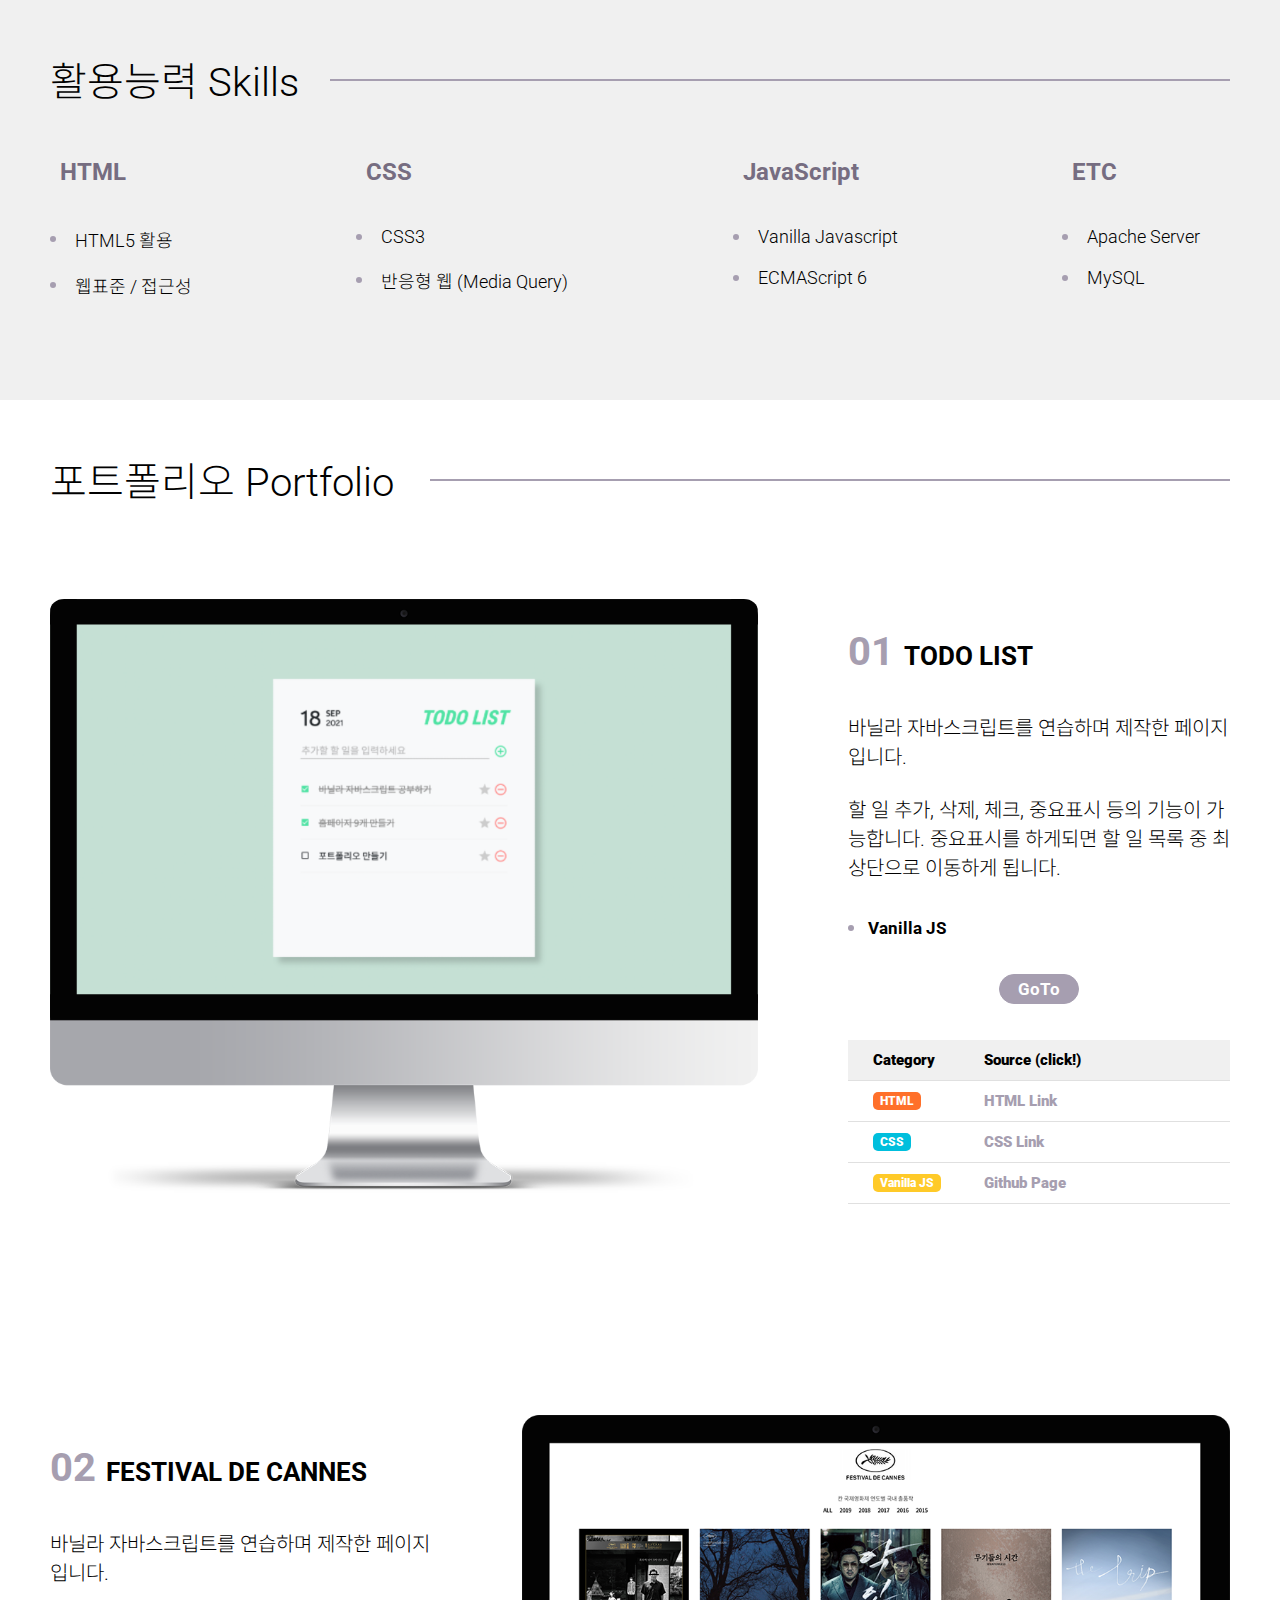
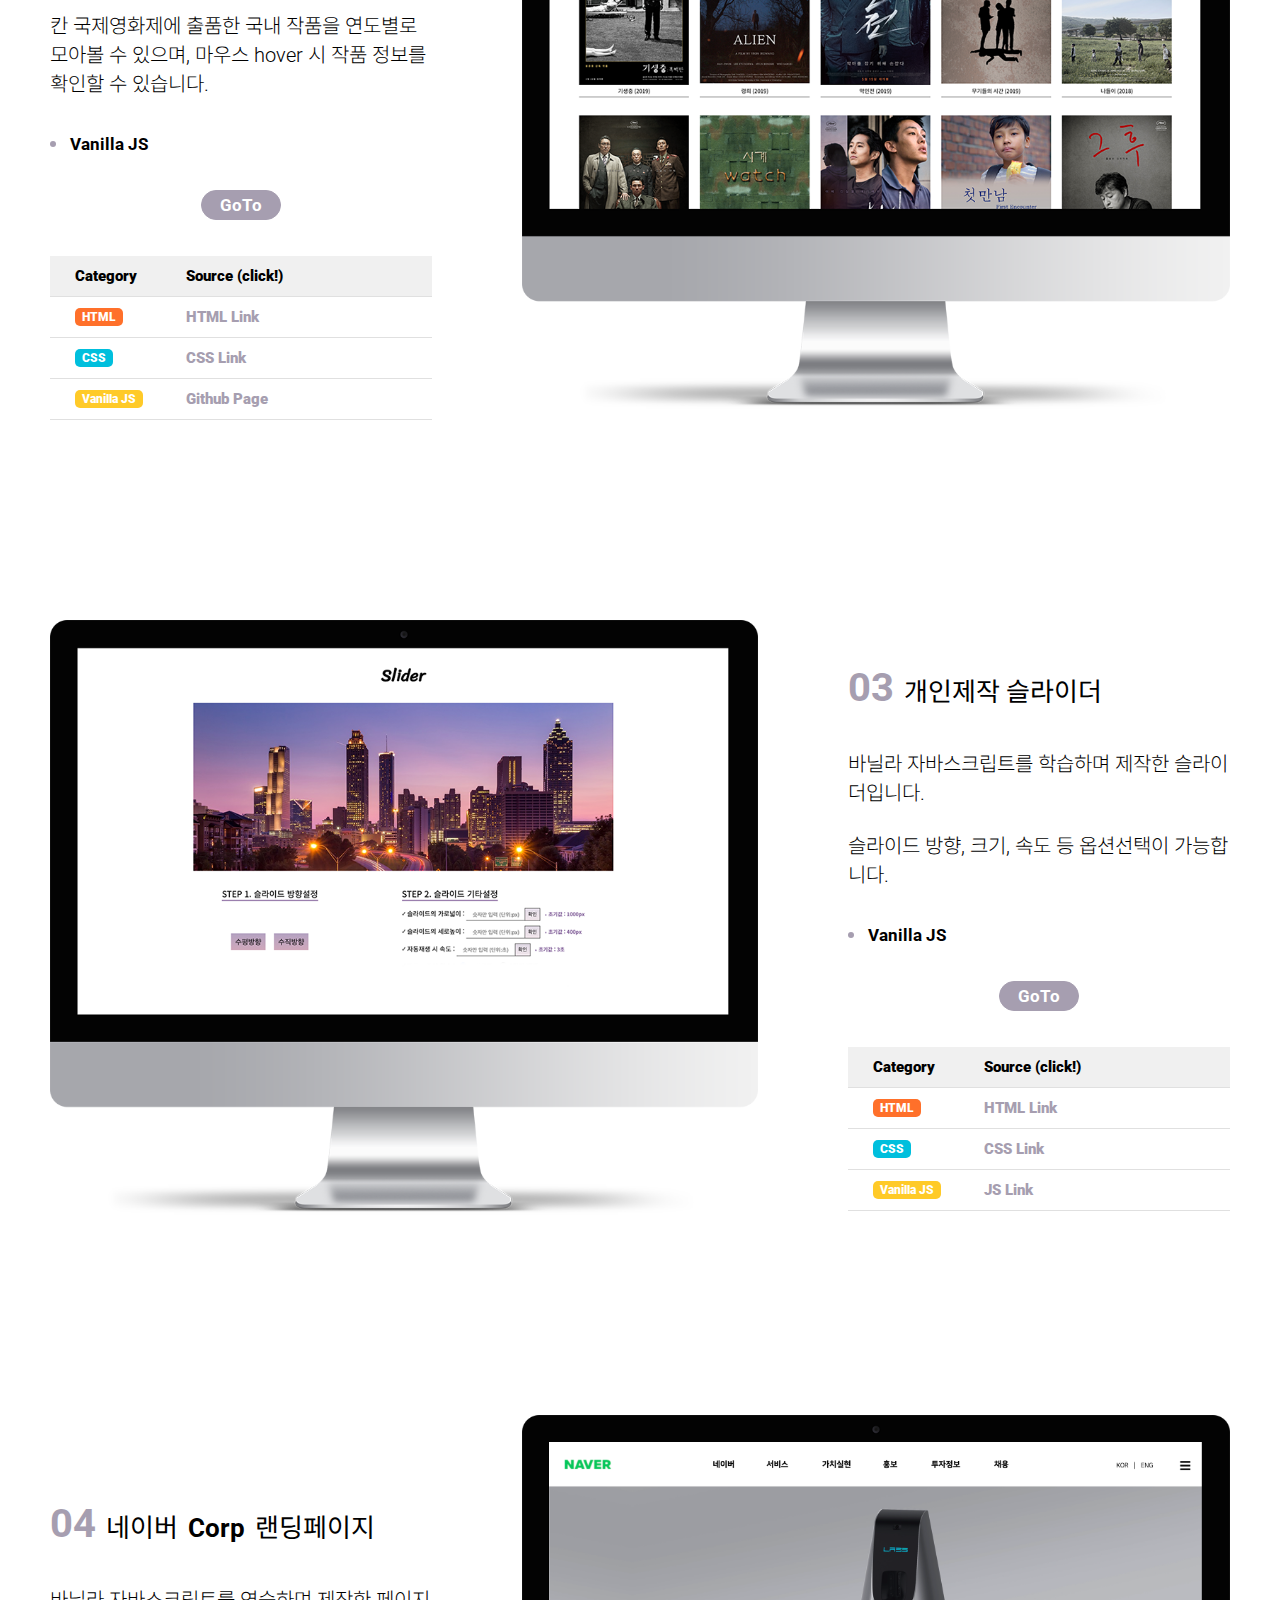
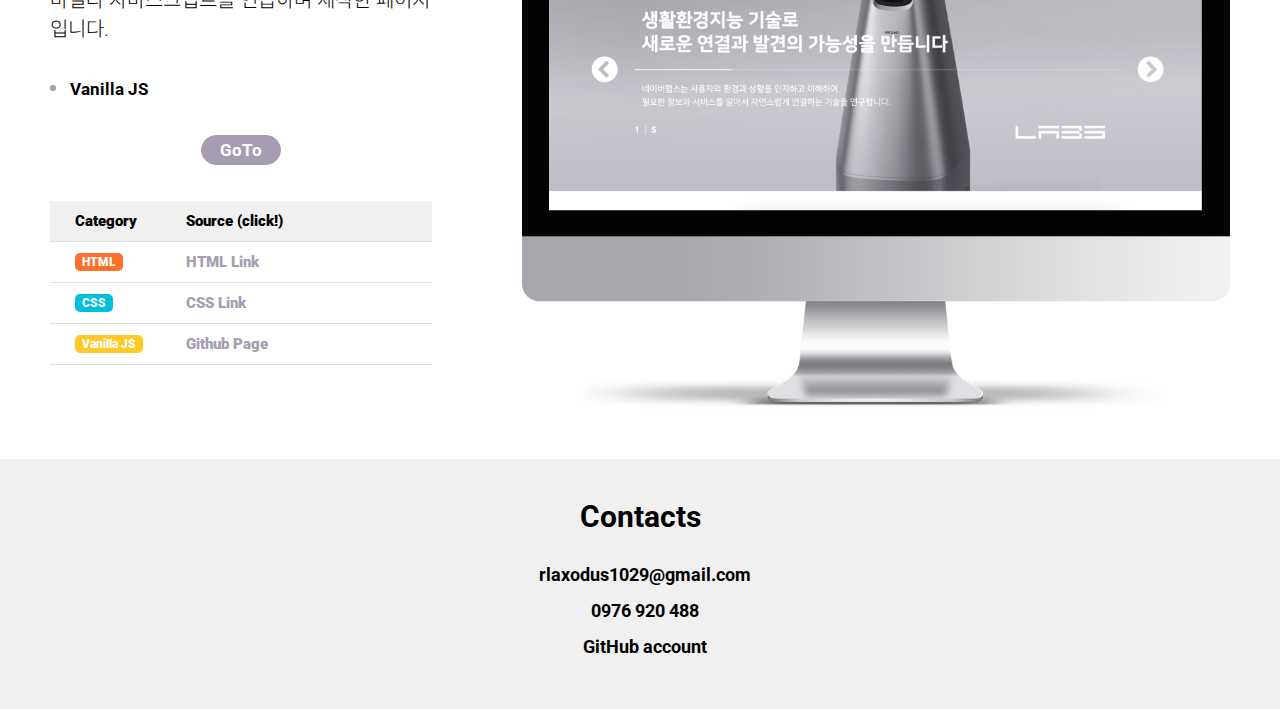
<file: 00 main page/index.html>
<!DOCTYPE html>
<html lang="en">

<head>
    <meta charset="UTF-8">
    <meta http-equiv="X-UA-Compatible" content="IE=edge">
    <meta name="viewport" content="width=device-width, initial-scale=1.0">
    <title>Document</title>

    <!-- css -->
    <link rel="stylesheet" href="index.css">

    <!-- font -->
    <link rel="preconnect" href="https://fonts.googleapis.com">
    <link rel="preconnect" href="https://fonts.gstatic.com" crossorigin>
    <link
        href="https://fonts.googleapis.com/css2?family=Noto+Sans+KR:wght@100;300;400;500;700;900&family=Roboto:wght@100;300&display=swap"
        rel="stylesheet">

    <link rel="preconnect" href="https://fonts.googleapis.com">
    <link rel="preconnect" href="https://fonts.gstatic.com" crossorigin>
    <link
        href="https://fonts.googleapis.com/css2?family=Noto+Sans+KR:wght@100;300;500;700;900&family=Roboto:wght@300&display=swap"
        rel="stylesheet">

    <!-- fontawesome -->
    <link rel="stylesheet" href="https://use.fontawesome.com/releases/v5.15.4/css/all.css"
        integrity="sha384-DyZ88mC6Up2uqS4h/KRgHuoeGwBcD4Ng9SiP4dIRy0EXTlnuz47vAwmeGwVChigm" crossorigin="anonymous">

</head>

<body>
    <header class="header">
        <div class="inner-box">
            <h1 class="title1">활용능력 Skills</h1>
            <div class="skill-list">
                <div>
                    <h2>HTML</h2>
                    <ul>
                        <li>HTML5 활용</li>
                        <li>웹표준 / 접근성</li>
                    </ul>
                </div>
                <div>
                    <h2>CSS</h2>
                    <ul>
                        <li>CSS3</li>
                        <li>반응형 웹 (Media Query)</li>
                    </ul>
                </div>
                <div>
                    <h2>JavaScript</h2>
                    <ul>
                        <li>Vanilla Javascript</li>
                        <li>ECMAScript 6</li>
                    </ul>
                </div>
                <div>
                    <h2>ETC</h2>
                    <ul>
                        <li>Apache Server</li>
                        <li>MySQL</li>
                    </ul>
                </div>
            </div>
        </div>
    </header>
    <main class="portfolio">

        <div class="inner-box">
            <h1 class="portfolio--title">포트폴리오 Portfolio</h1>
            <div class="portfolio--list">
                <article class="portfolio--layout first">
                    <img src="./img/img_portfolio1.png" alt="">
                    <div class="portfolio--explain">
                        <h2>01<span>TODO LIST</span></h2>
                        <p>바닐라 자바스크립트를 연습하며 제작한 페이지입니다.<br><br> 할 일 추가, 삭제, 체크, 중요표시 등의 기능이 가능합니다. 중요표시를 하게되면 할 일 목록 중
                            최상단으로
                            이동하게 됩니다.</p>
                        <strong><span>Vanilla JS</span></strong>
                        <div class="portfolio--for-button">
                            <a href=""><button>GoTo</button></a>
                        </div>
                        <table class="portfolio--category-and-source">
                            <thead>
                                <tr>
                                    <td class="portfolio--category">Category</td>
                                    <td class="portfolio--source">Source (click!)</td>
                                </tr>
                            </thead>
                            <tbody>
                                <tr>
                                    <td class="portfolio--language"><span class="html">HTML</span></td>
                                    <td class="portfolio--link"><a href="">HTML Link</a></td>
                                </tr>
                                <tr>
                                    <td class="portfolio--language"><span class="css">CSS</span></td>
                                    <td class="portfolio--link"><a href="">CSS Link</a></td>
                                </tr>
                                <tr>
                                    <td class="portfolio--language"><span class="javascript">Vanilla JS</span></td>
                                    <td class="portfolio--link"><a href="">Github Page</a></td>
                                </tr>
                            </tbody>
                        </table>
                    </div>
                </article>


                <article class="portfolio--layout2">
                    <img src="./img/img_portfolio2.png" alt="">
                    <div class="portfolio--explain explain__two">
                        <h2>02<span>FESTIVAL DE CANNES</span></h2>
                        <p>바닐라 자바스크립트를 연습하며 제작한 페이지입니다.<br><br> 칸 국제영화제에 출품한 국내 작품을 연도별로 모아볼 수 있으며, 마우스 hover 시 작품 정보를
                            확인할 수
                            있습니다.</p>
                        <strong><span>Vanilla JS</span></strong>
                        <div class="portfolio--for-button">
                            <a href=""><button>GoTo</button></a>
                        </div>
                        <table class="portfolio--category-and-source">
                            <thead>
                                <tr>
                                    <td class="portfolio--category">Category</td>
                                    <td class="portfolio--source">Source (click!)</td>
                                </tr>
                            </thead>
                            <tbody>
                                <tr>
                                    <td class="portfolio--language"><span class="html">HTML</span></td>
                                    <td class="portfolio--link"><a href="">HTML Link</a></td>
                                </tr>
                                <tr>
                                    <td class="portfolio--language"><span class="css">CSS</span></td>
                                    <td class="portfolio--link"><a href="">CSS Link</a></td>
                                </tr>
                                <tr>
                                    <td class="portfolio--language"><span class="javascript">Vanilla JS</span></td>
                                    <td class="portfolio--link"><a href="">Github Page</a></td>
                                </tr>
                            </tbody>
                        </table>
                    </div>
                    
                </article>


                <article class="portfolio--layout">
                    <img src="./img/img_portfolio3.png" alt="">
                    <div class="portfolio--explain">
                        <h2>03<span class="portfolio--korean-name">개인제작 슬라이더</span></h2>
                        <p>바닐라 자바스크립트를 학습하며 제작한 슬라이더입니다.
                            <br><br> 슬라이드 방향, 크기, 속도 등 옵션선택이 가능합니다.
                        </p>
                        <strong><span>Vanilla JS</span></strong>
                        <div class="portfolio--for-button">
                            <a href=""><button>GoTo</button></a>
                        </div>
                        <table class="portfolio--category-and-source">
                            <thead>
                                <tr>
                                    <td class="portfolio--category">Category</td>
                                    <td class="portfolio--source">Source (click!)</td>
                                </tr>
                            </thead>
                            <tbody>
                                <tr>
                                    <td class="portfolio--language"><span class="html">HTML</span></td>
                                    <td class="portfolio--link"><a href="">HTML Link</a></td>
                                </tr>
                                <tr>
                                    <td class="portfolio--language"><span class="css">CSS</span></td>
                                    <td class="portfolio--link"><a href="">CSS Link</a></td>
                                </tr>
                                <tr>
                                    <td class="portfolio--language"><span class="javascript">Vanilla JS</span></td>
                                    <td class="portfolio--link"><a href="">JS Link</a></td>
                                </tr>
                            </tbody>
                        </table>
                    </div>
                </article>

                <article class="portfolio--layout2">
                    <img src="./img/img_portfolio4.png" alt="">
                    <div class="portfolio--explain explain__two">
                        <h2>04<span class="portfolio--korean-name">네이버</span><span>Corp</span><span
                                class="portfolio--korean-name">랜딩페이지</span></h2>
                        <p>바닐라 자바스크립트를 연습하며 제작한 페이지입니다.</p>
                        <strong><span>Vanilla JS</span></strong>
                        <div class="portfolio--for-button">
                            <a href=""><button>GoTo</button></a>
                        </div>
                        <table class="portfolio--category-and-source">
                            <thead>
                                <tr>
                                    <td class="portfolio--category">Category</td>
                                    <td class="portfolio--source">Source (click!)</td>
                                </tr>
                            </thead>
                            <tbody>
                                <tr>
                                    <td class="portfolio--language"><span class="html">HTML</span></td>
                                    <td class="portfolio--link"><a href="">HTML Link</a></td>
                                </tr>
                                <tr>
                                    <td class="portfolio--language"><span class="css">CSS</span></td>
                                    <td class="portfolio--link"><a href="">CSS Link</a></td>
                                </tr>
                                <tr>
                                    <td class="portfolio--language"><span class="javascript">Vanilla JS</span></td>
                                    <td class="portfolio--link"><a href="">Github Page</a></td>
                                </tr>
                            </tbody>
                        </table>
                    </div>
                </article>

            </div>
        </div>
    </main>
    <footer class="contact">
        <h2>Contacts</h2>
        <ul>
            <li><i class="far fa-envelope"></i>&ensp;rlaxodus1029@gmail.com</li>
            <li><i class="fas fa-phone"></i>&ensp;0976 920 488</li>
            <li><a href=""><i class="fab fa-github"></i>&ensp;GitHub account</a></li>
        </ul>
    </footer>
</body>

</html>
</file>
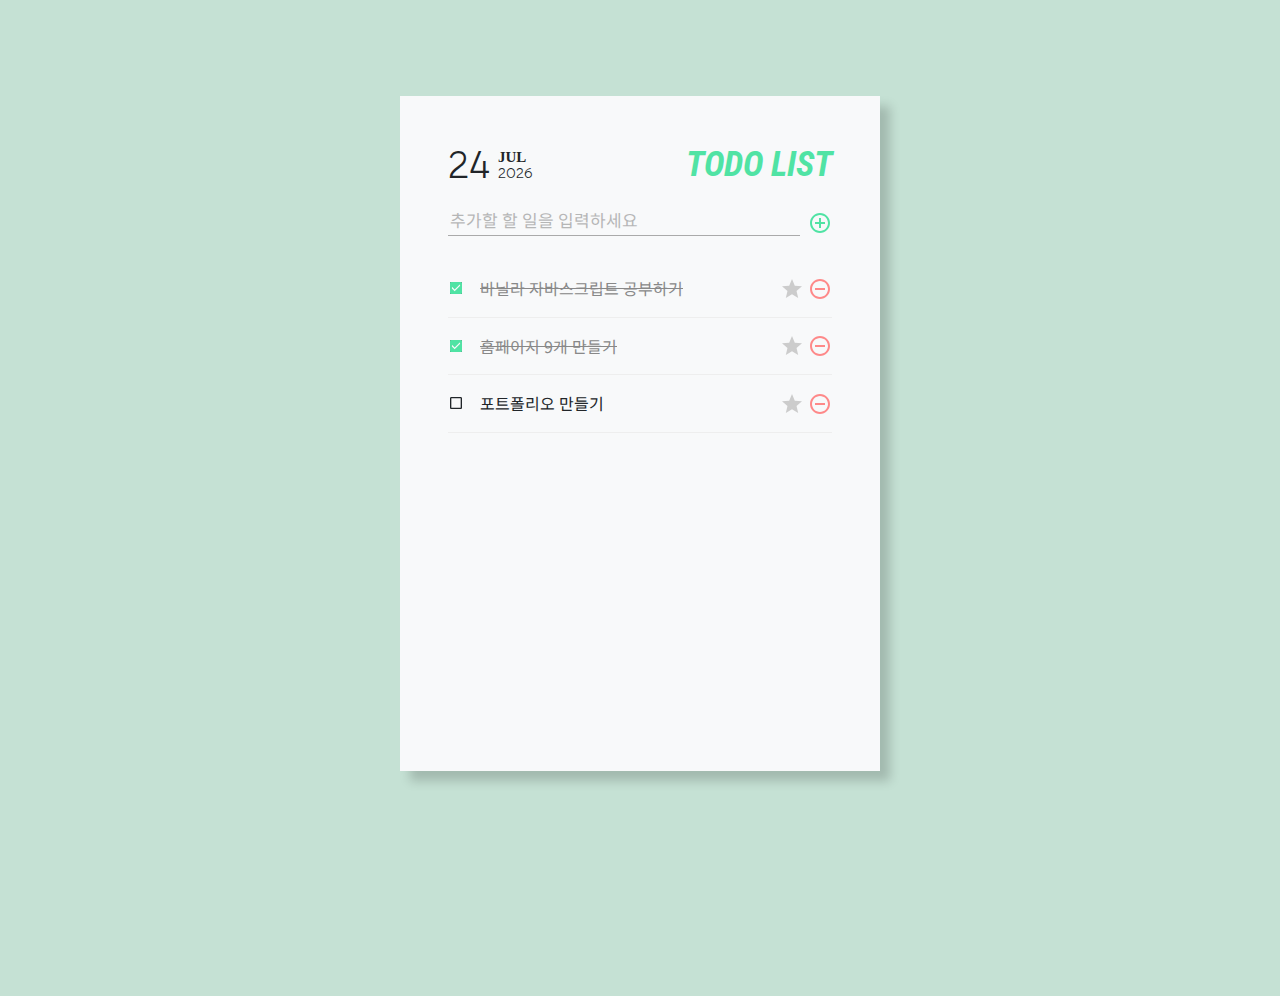
<file: 01.todo_list/index.html>
<!DOCTYPE html>
<html lang="en">

<head>
    <meta charset="UTF-8">
    <meta http-equiv="X-UA-Compatible" content="IE=edge">
    <meta name="viewport" content="width=device-width, initial-scale=1.0">
    <title>Document</title>
    <link rel="stylesheet" href="bootstrap.css">
    <link rel="stylesheet" href="todolist.css">

    <!-- font -->

    <link rel="preconnect" href="https://fonts.googleapis.com">
    <link rel="preconnect" href="https://fonts.gstatic.com" crossorigin>
    <link href="https://fonts.googleapis.com/css2?family=Roboto+Condensed:wght@300;400;700&display=swap"
        rel="stylesheet">

    <link rel="preconnect" href="https://fonts.googleapis.com">
    <link rel="preconnect" href="https://fonts.gstatic.com" crossorigin>
    <link
        href="https://fonts.googleapis.com/css2?family=Bellota:wght@700&family=Roboto+Condensed:wght@300;400;700&display=swap"
        rel="stylesheet">

    <link rel="preconnect" href="https://fonts.googleapis.com">
    <link rel="preconnect" href="https://fonts.gstatic.com" crossorigin>
    <link href="https://fonts.googleapis.com/css2?family=Noto+Sans+KR:wght@100&display=swap" rel="stylesheet">

    <link rel="preconnect" href="https://fonts.googleapis.com">
    <link rel="preconnect" href="https://fonts.gstatic.com" crossorigin>
    <link href="https://fonts.googleapis.com/css2?family=Noto+Sans+KR&display=swap" rel="stylesheet">
    <!-- fontawesome -->
    <link rel="stylesheet" href="https://use.fontawesome.com/releases/v5.15.4/css/all.css"
        integrity="sha384-DyZ88mC6Up2uqS4h/KRgHuoeGwBcD4Ng9SiP4dIRy0EXTlnuz47vAwmeGwVChigm" crossorigin="anonymous">

</head>

<body class=" vh-100 bg-success bg-opacity-25">
    <main class="mycss-w-px h-75 mx-auto mycss-mt-6 p-5 bg-light mycss-shadow">
        <header class="d-flex align-items-sm-center">
            <span class="mycss-header__date me-2"></span>
            <div class="d-flex flex-column flex-fill">
                <strong class="d-block mycss-header__month"></strong>
                <span class="mycss-header__year"></span>
            </div>
            <span class="mycss-header__todolist">TODO LIST</span>
        </header>
        <div class="mt-4 d-flex">
            <input class="w-100 mycss-input-box forjs-input-text" type="text" placeholder="추가할 할 일을 입력하세요">
            <button class="ms-sm-2 mycss-button forjs-plus-button">
                <svg class="mycss-plus-button" stroke="currentColor" fill="currentColor" stroke-width="0"
                    viewBox="0 0 24 24" height="1.5em" width="1.5em" xmlns="http://www.w3.org/2000/svg">
                    <path
                        d="M13 7h-2v4H7v2h4v4h2v-4h4v-2h-4V7zm-1-5C6.48 2 2 6.48 2 12s4.48 10 10 10 10-4.48 10-10S17.52 2 12 2zm0 18c-4.41 0-8-3.59-8-8s3.59-8 8-8 8 3.59 8 8-3.59 8-8 8z">
                    </path>
                </svg>
            </button>
        </div>


        <ul class="list-unstyled h-75 mt-4 mycss-list-window forjs-list-window">
            <template class="forjs-template">
                <li class="list-unstyled mycss-list py-3 d-flex align-items-sm-center">
                    <label class="d-flex align-items-sm-center flex-fill forjs-label">
                        <svg class="forjs-list-checkbox" stroke="currentColor" fill="currentColor" stroke-width="0" viewBox="0 0 24 24" height="1em" width="1em" xmlns="http://www.w3.org/2000/svg">
                            <path d="M19 5v14H5V5h14m0-2H5c-1.1 0-2 .9-2 2v14c0 1.1.9 2 2 2h14c1.1 0 2-.9 2-2V5c0-1.1-.9-2-2-2z"></path>
                            <path class="checkbox-checked checkbox-toggle" d="M19 3H5c-1.11 0-2 .9-2 2v14c0 1.1.89 2 2 2h14c1.11 0 2-.9 2-2V5c0-1.1-.89-2-2-2zm-9 14l-5-5 1.41-1.41L10 14.17l7.59-7.59L19 8l-9 9z"></path>
                        </svg>
                        <p class="mycss-list-name ps-3 forjs-list-name"></p>
                    </label>
                    <button class="mycss-button mycss-star-button forjs-star-button1">
                        <svg class="forjs-star-button2" stroke="currentColor" fill="currentColor" stroke-width="0" viewBox="0 0 24 24"
                            height="1.5em" width="1.5em" xmlns="http://www.w3.org/2000/svg">
                            <path class="forjs-star-button3"
                                d="M12 17.27L18.18 21l-1.64-7.03L22 9.24l-7.19-.61L12 2 9.19 8.63 2 9.24l5.46 4.73L5.82 21z">
                            </path>
                        </svg>
                    </button>
                    <button class="ms-sm-1 mycss-button mycss-minus-button forjs-minus-button1">
                        <svg class="forjs-minus-button2" stroke="currentColor" fill="currentColor" stroke-width="0" viewBox="0 0 24 24"
                            height="1.5em" width="1.5em" xmlns="http://www.w3.org/2000/svg">
                            <path class="forjs-minus-button3"
                                d="M7 11v2h10v-2H7zm5-9C6.48 2 2 6.48 2 12s4.48 10 10 10 10-4.48 10-10S17.52 2 12 2zm0 18c-4.41 0-8-3.59-8-8s3.59-8 8-8 8 3.59 8 8-3.59 8-8 8z">
                            </path>
                        </svg>
                    </button>
                </li>
            </template>

            <li class="list-unstyled mycss-list py-3 d-flex align-items-sm-center">
                <label class="d-flex align-items-sm-center flex-fill forjs-label">
                    <svg class="forjs-list-checkbox" stroke="currentColor" fill="currentColor" stroke-width="0" viewBox="0 0 24 24" height="1em" width="1em" xmlns="http://www.w3.org/2000/svg">
                        <path d="M19 5v14H5V5h14m0-2H5c-1.1 0-2 .9-2 2v14c0 1.1.9 2 2 2h14c1.1 0 2-.9 2-2V5c0-1.1-.9-2-2-2z"></path>
                        <path class="checkbox-checked" d="M19 3H5c-1.11 0-2 .9-2 2v14c0 1.1.89 2 2 2h14c1.11 0 2-.9 2-2V5c0-1.1-.89-2-2-2zm-9 14l-5-5 1.41-1.41L10 14.17l7.59-7.59L19 8l-9 9z"></path>
                    </svg>
                    <p class="mycss-list-name ps-3 p-checked forjs-list-name">바닐라 자바스크립트 공부하기</p>
                </label>
                <button class="mycss-button mycss-star-button forjs-star-button1">
                    <svg class="forjs-star-button2" stroke="currentColor" fill="currentColor" stroke-width="0" viewBox="0 0 24 24"
                        height="1.5em" width="1.5em" xmlns="http://www.w3.org/2000/svg">
                        <path class="forjs-star-button3"
                            d="M12 17.27L18.18 21l-1.64-7.03L22 9.24l-7.19-.61L12 2 9.19 8.63 2 9.24l5.46 4.73L5.82 21z">
                        </path>
                    </svg>
                </button>
                <button class="ms-sm-1 mycss-button mycss-minus-button forjs-minus-button1">
                    <svg class="forjs-minus-button2" stroke="currentColor" fill="currentColor" stroke-width="0" viewBox="0 0 24 24"
                        height="1.5em" width="1.5em" xmlns="http://www.w3.org/2000/svg">
                        <path class="forjs-minus-button3"
                            d="M7 11v2h10v-2H7zm5-9C6.48 2 2 6.48 2 12s4.48 10 10 10 10-4.48 10-10S17.52 2 12 2zm0 18c-4.41 0-8-3.59-8-8s3.59-8 8-8 8 3.59 8 8-3.59 8-8 8z">
                        </path>
                    </svg>
                </button>
            </li>

            <li class="list-unstyled mycss-list py-3 d-flex align-items-sm-center">
                <label class="d-flex align-items-sm-center flex-fill forjs-label">
                    <svg class="forjs-list-checkbox" stroke="currentColor" fill="currentColor" stroke-width="0" viewBox="0 0 24 24" height="1em" width="1em" xmlns="http://www.w3.org/2000/svg">
                        <path d="M19 5v14H5V5h14m0-2H5c-1.1 0-2 .9-2 2v14c0 1.1.9 2 2 2h14c1.1 0 2-.9 2-2V5c0-1.1-.9-2-2-2z"></path>
                        <path class="checkbox-checked" d="M19 3H5c-1.11 0-2 .9-2 2v14c0 1.1.89 2 2 2h14c1.11 0 2-.9 2-2V5c0-1.1-.89-2-2-2zm-9 14l-5-5 1.41-1.41L10 14.17l7.59-7.59L19 8l-9 9z"></path>
                    </svg>
                    <p class="mycss-list-name ps-3 p-checked forjs-list-name">홈페이지 9개 만들기</p>
                </label>
                <button class="mycss-button mycss-star-button forjs-star-button1">
                    <svg class="forjs-star-button2" stroke="currentColor" fill="currentColor" stroke-width="0" viewBox="0 0 24 24"
                        height="1.5em" width="1.5em" xmlns="http://www.w3.org/2000/svg">
                        <path class="forjs-star-button3"
                            d="M12 17.27L18.18 21l-1.64-7.03L22 9.24l-7.19-.61L12 2 9.19 8.63 2 9.24l5.46 4.73L5.82 21z">
                        </path>
                    </svg>
                </button>
                <button class="ms-sm-1 mycss-button mycss-minus-button forjs-star-button forjs-minus-button1">
                    <svg class="forjs-minus-button2" stroke="currentColor" fill="currentColor" stroke-width="0" viewBox="0 0 24 24"
                        height="1.5em" width="1.5em" xmlns="http://www.w3.org/2000/svg">
                        <path class="forjs-minus-button3"
                            d="M7 11v2h10v-2H7zm5-9C6.48 2 2 6.48 2 12s4.48 10 10 10 10-4.48 10-10S17.52 2 12 2zm0 18c-4.41 0-8-3.59-8-8s3.59-8 8-8 8 3.59 8 8-3.59 8-8 8z">
                        </path>
                    </svg>
                </button>
            </li>

            <li class="list-unstyled mycss-list py-3 d-flex align-items-sm-center">
                <label class="d-flex align-items-sm-center flex-fill forjs-label">
                    <svg class="forjs-list-checkbox" stroke="currentColor" fill="currentColor" stroke-width="0" viewBox="0 0 24 24" height="1em" width="1em" xmlns="http://www.w3.org/2000/svg">
                        <path d="M19 5v14H5V5h14m0-2H5c-1.1 0-2 .9-2 2v14c0 1.1.9 2 2 2h14c1.1 0 2-.9 2-2V5c0-1.1-.9-2-2-2z"></path>
                        <path class="checkbox-checked checkbox-toggle" d="M19 3H5c-1.11 0-2 .9-2 2v14c0 1.1.89 2 2 2h14c1.11 0 2-.9 2-2V5c0-1.1-.89-2-2-2zm-9 14l-5-5 1.41-1.41L10 14.17l7.59-7.59L19 8l-9 9z"></path>
                    </svg>
                    <p class="mycss-list-name ps-3 forjs-list-name">포트폴리오 만들기</p>
                </label>
                <button class="mycss-button mycss-star-button forjs-star-button1">
                    <svg class="forjs-star-button2" stroke="currentColor" fill="currentColor" stroke-width="0" viewBox="0 0 24 24"
                        height="1.5em" width="1.5em" xmlns="http://www.w3.org/2000/svg">
                        <path class="forjs-star-button3"
                            d="M12 17.27L18.18 21l-1.64-7.03L22 9.24l-7.19-.61L12 2 9.19 8.63 2 9.24l5.46 4.73L5.82 21z">
                        </path>
                    </svg>
                </button>
                <button class="ms-sm-1 mycss-button mycss-minus-button forjs-minus-button1">
                    <svg class="forjs-minus-button2" stroke="currentColor" fill="currentColor" stroke-width="0" viewBox="0 0 24 24"
                        height="1.5em" width="1.5em" xmlns="http://www.w3.org/2000/svg">
                        <path class="forjs-minus-button3"
                            d="M7 11v2h10v-2H7zm5-9C6.48 2 2 6.48 2 12s4.48 10 10 10 10-4.48 10-10S17.52 2 12 2zm0 18c-4.41 0-8-3.59-8-8s3.59-8 8-8 8 3.59 8 8-3.59 8-8 8z">
                        </path>
                    </svg>
                </button>
            </li>

        </ul>
    </main>
    <script src="todolist.js"></script>
</body>

</html>
</file>
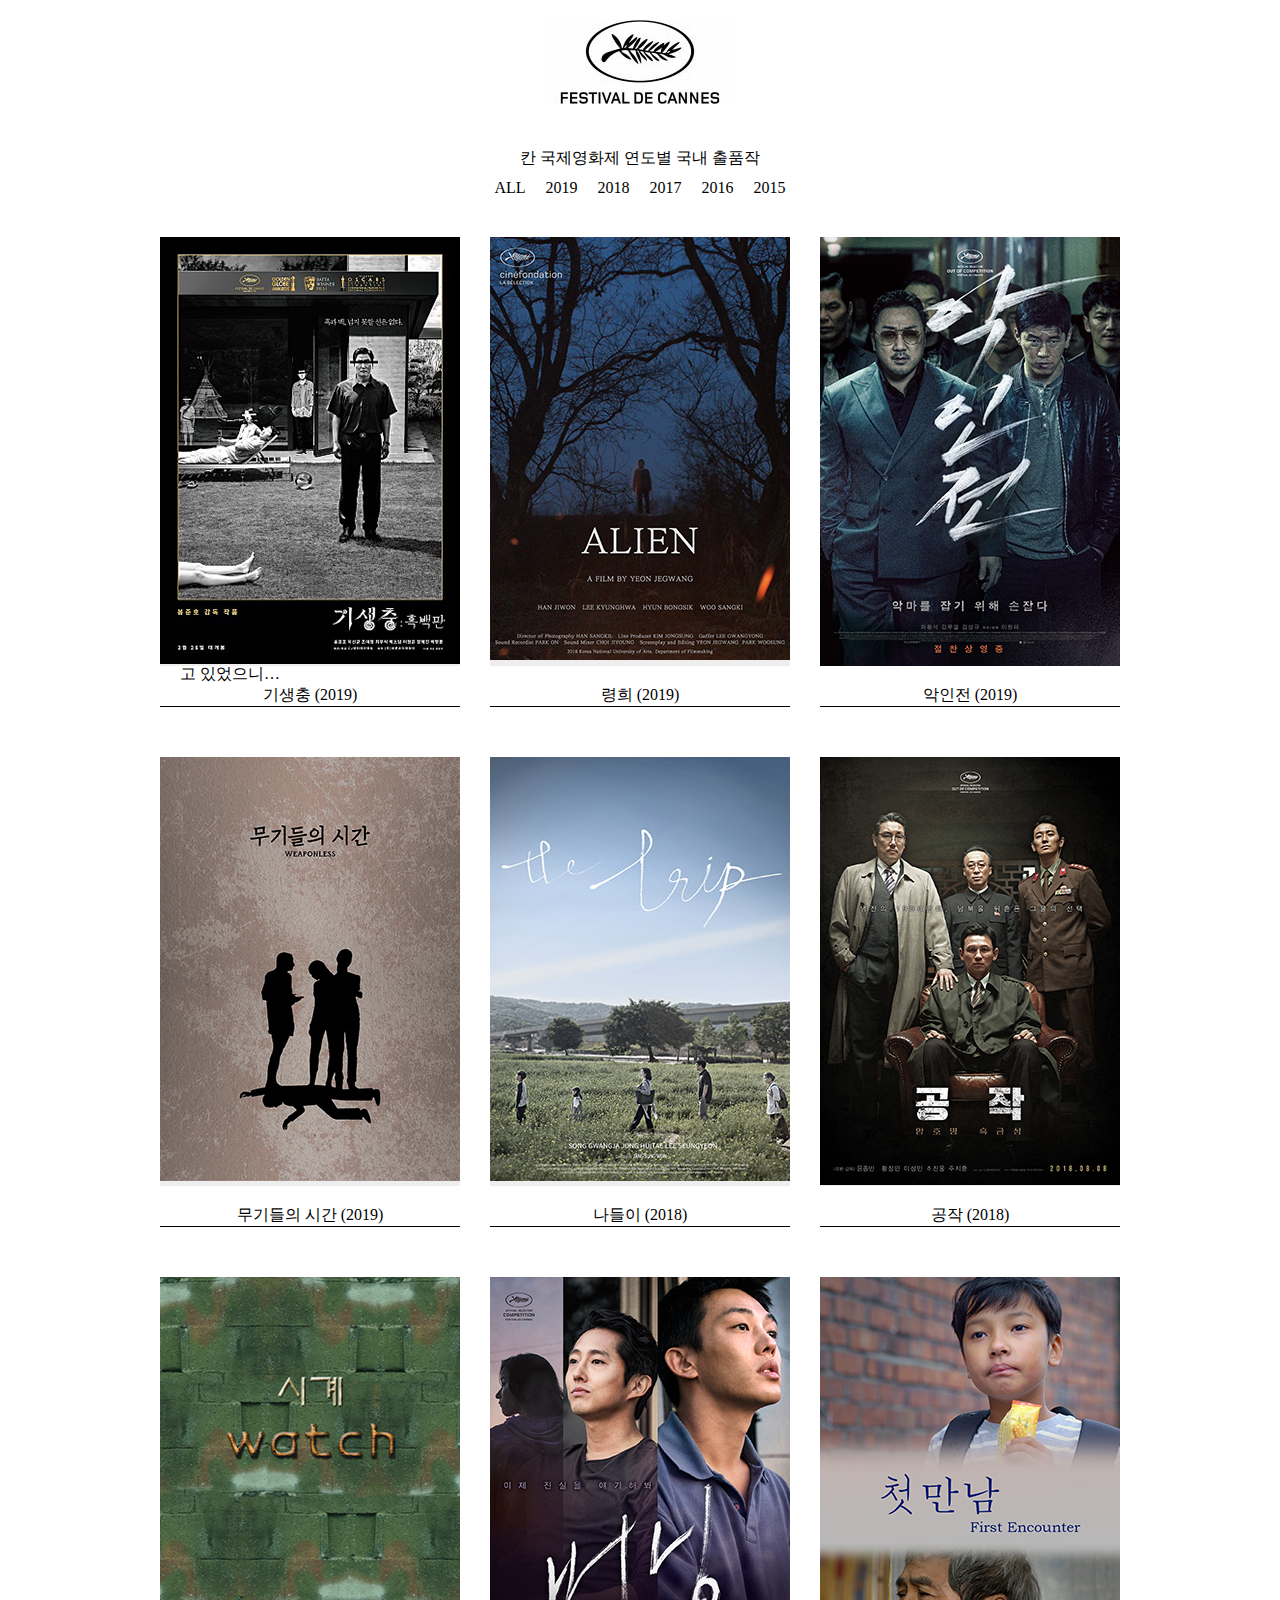
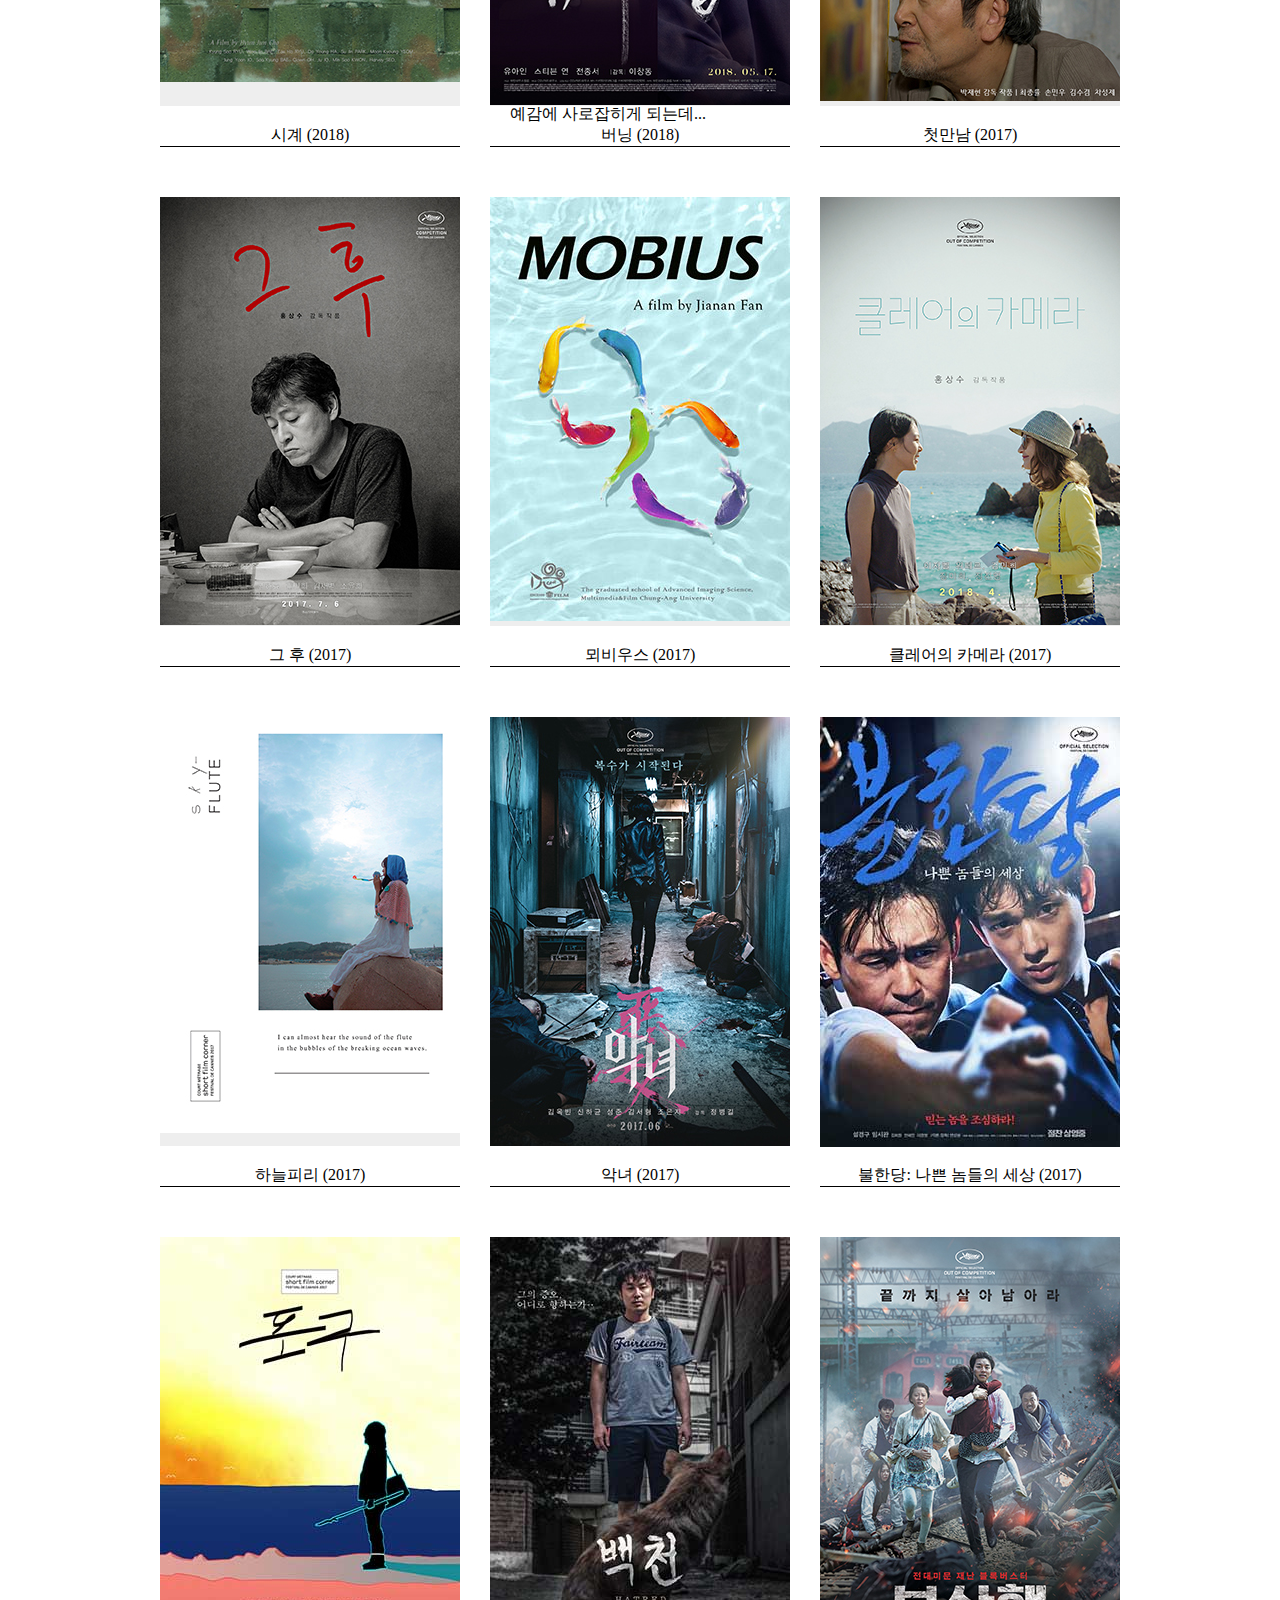
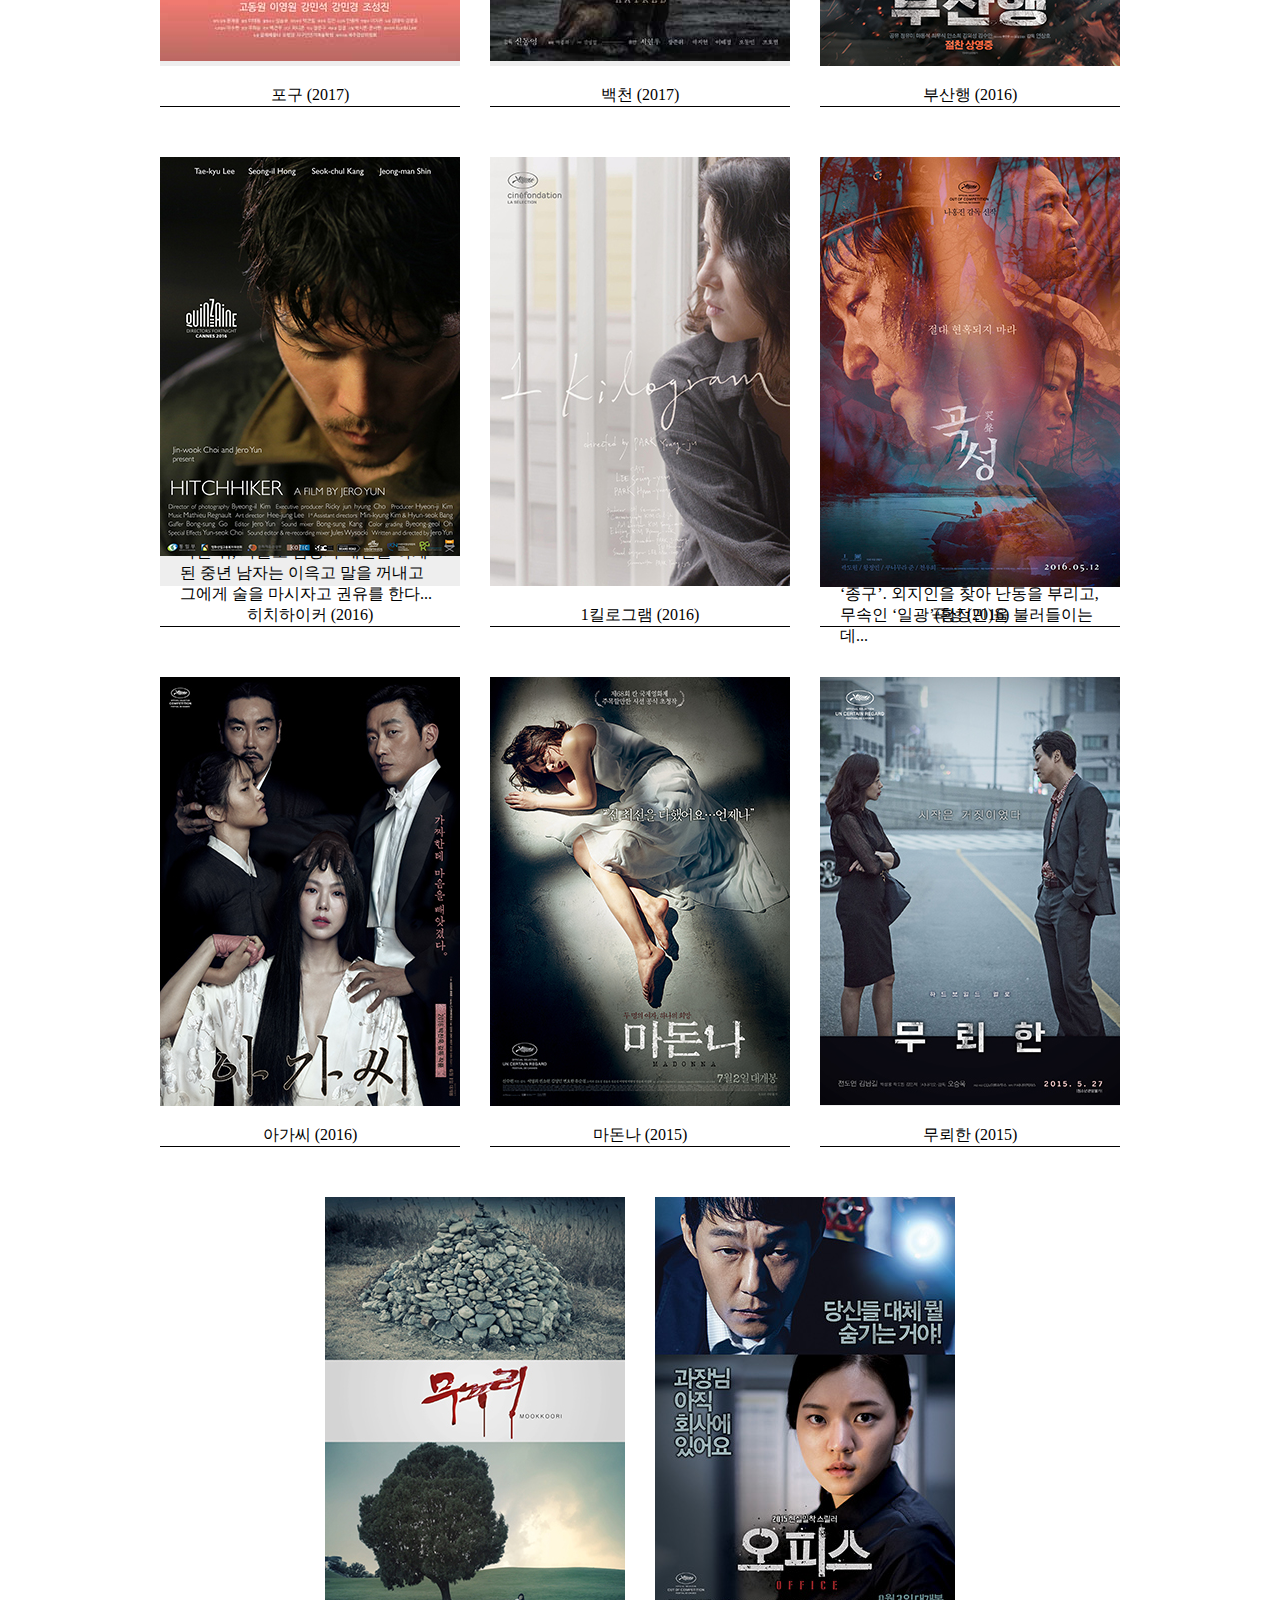
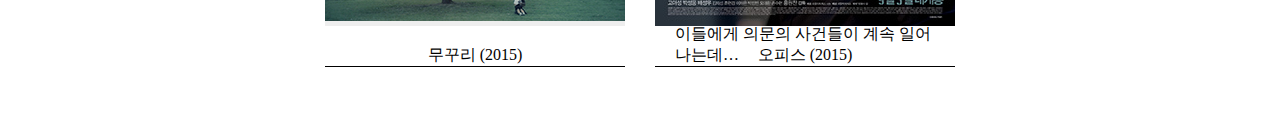
<file: 02.festival_de_cannes/index.html>
<!DOCTYPE html>
<html lang="en">

<head>
    <meta charset="UTF-8">
    <meta http-equiv="X-UA-Compatible" content="IE=edge">
    <meta name="viewport" content="width=device-width, initial-scale=1.0">
    <title>Document</title>
    <link rel="stylesheet" href="festival.css">
</head>

<body>
    <header class="header">
        <div><img src="./img/logo.jpeg" alt=""></div>
        <h4>칸 국제영화제 연도별 국내 출품작</h4>
        <ul class="nav">
            <li>ALL</li>
            <li>2019</li>
            <li>2018</li>
            <li>2017</li>
            <li>2016</li>
            <li>2015</li>
            </a>
        </ul>
    </header>
    <main>
        <ul class="contents">
            <a href="https://movie.naver.com/movie/bi/mi/basic.naver?code=161967" target="_blank">
                <li>
                    <div>
                        <img class="movie-pic" src="./img/1.jpeg" alt="">
                        <div class="explain">
                            <p><span>감독</span>봉준호</p>
                            <p><span>출연</span>송강호(기택), 이선균(동익), 조여정(연교)</p>
                            <p><span>출품분야</span>경쟁부문 - 황금종려상</p>
                            <p><span>줄거리</span>“폐 끼치고 싶진 않았어요”
                                전원백수로 살 길 막막하지만 사이는 좋은 기택(송강호) 가족.
                                장남 기우(최우식)에게 명문대생 친구가 연결시켜 준 고액 과외 자리는
                                모처럼 싹튼 고정수입의 희망이다.
                                온 가족의 도움과 기대 속에 박사장(이선균) 집으로 향하는 기우.
                                글로벌 IT기업 CEO인 박사장의 저택에 도착하자
                                젊고 아름다운 사모님 연교(조여정)가 기우를 맞이한다.
                                그러나 이렇게 시작된 두 가족의 만남 뒤로, 걷잡을 수 없는 사건이 기다리고 있었으니…</p>
                        </div>
                    </div>
                    <p class="movie-name">기생충 (2019)</p>
                </li>
            </a><a href="https://movie.naver.com/movie/bi/mi/basic.naver?code=185438" target="_blank">
                <li>
                    <div>
                        <img class="movie-pic" src="./img/2.jpeg" alt="">
                        <div class="explain">
                            <p><span>감독</span>연제광</p>
                            <p><span>출연</span>한지원(홍매)</p>
                            <p><span>출품분야</span>시네파운데이션</p>
                            <p><span>줄거리</span>나와 내 룸메이트 령희는 불법체류자다.
                                어제, 령희가 단속반에 쫓기다 사고로 사망했다.
                                회사는 추모보다는 뒷수습 하기에만 바쁘다.
                                나는 회사가 숨긴 령희를 찾아 나만의 장례식을 치러줄 것이다.</p>
                        </div>
                    </div>
                    <p class="movie-name">령희 (2019)</p>
                </li>
            </a><a href="https://movie.naver.com/movie/bi/mi/basic.naver?code=177967" target="_blank">
                <li>
                    <div>
                        <img class="movie-pic" src="./img/3.jpeg" alt="">
                        <div class="explain">
                            <p><span>감독</span>이원태</p>
                            <p><span>출연</span>마동석(장동수), 김무열(정태석), 김성규(강경호)</p>
                            <p><span>출품분야</span>미드나잇 스크리닝</p>
                            <p><span>줄거리</span>우연히 연쇄살인마의 표적이 되었다 살아난 조직 보스 장동수와
                                범인잡기에 혈안이 된 강력반 미친개 정태석.
                                타협할 수 없는 두 사람이 연쇄살인마 K를 잡기 위해 손잡는다.

                                표적은 하나, 룰도 하나!
                                먼저 잡는 놈이 갖는다!</p>
                        </div>
                    </div>
                    <p class="movie-name">악인전 (2019)</p>
                </li>
            </a><a href="https://movie.naver.com/movie/bi/mi/basic.naver?code=184321" target="_blank">
                <li>
                    <div>
                        <img class="movie-pic" src="./img/4.jpeg" alt="">
                        <div class="explain">
                            <p><span>감독</span>허건</p>
                            <p><span>출연</span>하정민(참슬), 이가경(은미), 이호아(예령)</p>
                            <p><span>출품분야</span>비경쟁 단편</p>
                            <p><span>줄거리</span>젊은 자영업자 참슬은 돈이 필요하다.
                                오랜만에 만난 고교동창들과의 송년회.
                                변호사가 된 은미는 비싼 밥을 사주며 으스대는 가운데, 집으로 돌아가는 길에 참슬은 어렵게 입을 연다.
                                “은미야 돈 좀 빌려줄 수 있어?” 서로 자존심을 긁으며 날선 대화가 벌어지던 차. 그때, 쾅! 누군가 차에 치인다.</p>
                        </div>
                    </div>
                    <p class="movie-name">무기들의 시간 (2019)</p>
                </li>
            </a><a href="https://movie.naver.com/movie/bi/mi/basic.naver?code=175086" target="_blank">
                <li>
                    <div>
                        <img class="movie-pic" src="./img/5.jpeg" alt="">
                        <div class="explain">
                            <p><span>감독</span>장성원</p>
                            <p><span>출연</span>송광자(안옥녀), 정희태(이병환), 이승연(나영란)</p>
                            <p><span>출품분야</span>비경쟁 단편</p>
                            <p><span>줄거리</span>화창하고 따뜻한 날, 옥녀는 아들 병환과 며느리 영란, 손자, 손녀와 함께 나들이를 떠난다. 옥녀의 가족이 도착한 곳은 유채꽃이
                                아름답게 핀 공원이다. 오랜만에 가족들과 산책도 하고, 이른 새벽에 일어나 직접 만든 김밥도 함께 먹으며 즐거운 시간을 보내지만 어찌된 영문인지 옥녀는 적막한
                                모습이다.</p>
                        </div>
                    </div>
                    <p class="movie-name">나들이 (2018)</p>
                </li>
            </a><a href="https://movie.naver.com/movie/bi/mi/basic.naver?code=153687" target="_blank">
                <li>
                    <div>
                        <img class="movie-pic" src="./img/6.jpeg" alt="">
                        <div class="explain">
                            <p><span>감독</span>윤종빈</p>
                            <p><span>출연</span>황정민(흑금성(박석영)), 이성민(리명운), 조진웅(최학성)</p>
                            <p><span>출품분야</span>미드나잇 스크리닝</p>
                            <p><span>줄거리</span>북으로 간 스파이, 암호명 흑금성
                                1993년, 북한 핵 개발을 둘러싸고 한반도의 위기가 고조된다.
                                정보사 소령 출신으로 안기부에 스카우트된 박석영(황정민)은 ‘흑금성’이라는 암호명으로
                                북핵의 실체를 캐기 위해 북의 고위층 내부로 잠입하라는 지령을 받는다.

                                조국을 위해 굳은 신념으로 모든 것을 걸고 공작을 수행했던 그는 걷잡을 수 없는 갈등에 휩싸이는데…</p>
                        </div>
                    </div>
                    <p class="movie-name">공작 (2018)</p>
                </li>
            </a><a href="https://movie.naver.com/movie/bi/mi/basic.naver?code=173086" target="_blank">
                <li>
                    <div>
                        <img class="movie-pic" src="./img/7.jpeg" alt="">
                        <div class="explain">
                            <p><span>감독</span>조현준</p>
                            <p><span>출연</span>류경수(진현호)</p>
                            <p><span>출품분야</span>비경쟁 단편</p>
                            <p><span>줄거리</span>이병 진현호는 군대 선임에게 성추행을 당한다. 어느날, 그는 선임으로부터 학대의 수위를 감면받을 기회를 얻게 된다. 그러나 그에게는
                                더욱 심한 대가를 치러야 한다는 비극이 기다리고 있는데...</p>
                        </div>
                    </div>
                    <p class="movie-name">시계 (2018)</p>
                </li>
            </a><a href="https://movie.naver.com/movie/bi/mi/basic.naver?code=155263" target="_blank">
                <li>
                    <div>
                        <img class="movie-pic" src="./img/8.jpeg" alt="">
                        <div class="explain">
                            <p><span>감독</span>이창동</p>
                            <p><span>출연</span>유아인(종수), 스티븐 연(벤), 전종서(해미)</p>
                            <p><span>출품분야</span>경쟁부문 - 벌칸상</p>
                            <p><span>줄거리</span>"이제 진실을 얘기해봐"
                                유통회사 알바생 종수(유아인)는 배달을 갔다가 어릴 적 같은 동네에서 살았던 해미(전종서)를 만나고,
                                그녀에게서 아프리카 여행을 간 동안 자기가 키우는 고양이를 돌봐 달라는 부탁을 받는다.
                                여행에서 돌아온 해미는 아프리카에서 만난 벤(스티븐 연)이라는 정체불명의 남자를 종수에게 소개한다.

                                어느 날 벤은 해미와 함께 종수의 집으로 찾아와 자신의 비밀스러운 취미에 대해 고백한다.
                                그때부터 종수는 무서운 예감에 사로잡히게 되는데...</p>
                        </div>
                    </div>
                    <p class="movie-name">버닝 (2018)</p>
                </li>
            </a><a href="https://movie.naver.com/movie/bi/mi/basic.naver?code=164107" target="_blank">
                <li>
                    <div>
                        <img class="movie-pic" src="./img/9.jpeg" alt="">
                        <div class="explain">
                            <p><span>감독</span>박재현</p>
                            <p><span>출연</span>최종률</p>
                            <p><span>출품분야</span>쇼트 필름 코너</p>
                            <p><span>줄거리</span>다문화 가정의 특별한 하루를 들여다보는 영화로, 외국인 며느리를 본 어느 할아버지의 자신의 손자가 태어나는 하루를 그린 영화</p>
                        </div>
                    </div>
                    <p class="movie-name">첫만남 (2017)</p>
                </li>
            </a><a href="https://movie.naver.com/movie/bi/mi/basic.naver?code=162956" target="_blank">
                <li>
                    <div>
                        <img class="movie-pic" src="./img/10.jpeg" alt="">
                        <div class="explain">
                            <p><span>감독</span>홍상수</p>
                            <p><span>출연</span>권해효(봉완)</p>
                            <p><span>출품분야</span>경쟁부문 - 황금종려상</p>
                            <p><span>줄거리</span>첫 출근날, 아름은 사장인 봉완의 헤어진 여자 자리에서 일하게 된다.
                                사랑의 노트가 발견되고, 봉완의 처가 회사로 찾아 오고, 아름은 헤어진 여자로 오해를 받는다.
                                결국 아름은 그날 회사를 그만 둘 수 밖에 없게 되는데…</p>
                        </div>
                    </div>
                    <p class="movie-name">그 후 (2017)</p>
                </li>
            </a><a href="#">
                <li>
                    <div>
                        <img class="movie-pic" src="./img/11.jpeg" alt="">
                        <div class="explain">
                            <p><span>감독</span>번가남</p>
                            <p><span>출연</span></p>
                            <p><span>출품분야</span>쇼트 필름 코너</p>
                            <p><span>줄거리</span>금붕어의 기억력은 7초라고 한다. 7초 뒤 그들은 자연적으로 지나간 일들을 모두 잊고 모든 것들이 처음인 것처럼 새롭게 시작한다고
                                한다. 본편에서는 금붕어와 인간의 시각에서 보는 복잡하고 변화무쌍한 이성을 관찰하고 표현하였다.</p>
                        </div>
                    </div>
                    <p class="movie-name">뫼비우스 (2017)</p>
                </li>
            </a><a href="https://movie.naver.com/movie/bi/mi/basic.naver?code=159827" target="_blank">
                <li>
                    <div>
                        <img class="movie-pic" src="./img/12.jpeg" alt="">
                        <div class="explain">
                            <p><span>감독</span>홍상수</p>
                            <p><span>출연</span>이자벨 위페르(클레어), 김민희(전만희), 장미희(남양혜)</p>
                            <p><span>출품분야</span>특별상영</p>
                            <p><span>줄거리</span>만희는 칸 영화제 출장 중에 부정직하다는 이유로 일자리에서 쫓겨난다.
                                클레어라는 여자는 선생인데 거기서 폴라로이드 카메라로 사진을 찍고 다닌다.
                                그러다 만희를 만나 그녀의 사정에 공감하게 된다.
                                클레어는 마치 여러 가능성의 만희를 미리 혹은 돌아가서 볼 수 있는 사람인 듯 하고,
                                그건 칸 해변의 신비한 굴을 통해서 그렇게 할 수 있을 것이다.</p>
                        </div>
                    </div>
                    <p class="movie-name">클레어의 카메라 (2017)</p>
                </li>
            </a><a href="https://movie.naver.com/movie/bi/mi/basic.naver?code=175090" target="_blank">
                <li>
                    <div>
                        <img class="movie-pic" src="./img/13.jpeg" alt="">
                        <div class="explain">
                            <p><span>감독</span>홍선영</p>
                            <p><span>출연</span>전성우(오름), 박문아(아라), 금새록(찬미)</p>
                            <p><span>출품분야</span>경쟁부문</p>
                            <p><span>줄거리</span>말 대신, 피리 소리를 통해 자신의 감정을 알리는 아라.
                                오름은 그런 아라와 가까워지면서, 미소를 짓는 방법도... 진심으로 마음을 전하는 방법도 배워가기 시작한다.</p>
                        </div>
                    </div>
                    <p class="movie-name">하늘피리 (2017)</p>
                </li>
            </a><a href="https://movie.naver.com/movie/bi/mi/basic.naver?code=155256" target="_blank">
                <li>
                    <div>
                        <img class="movie-pic" src="./img/14.jpeg" alt="">
                        <div class="explain">
                            <p><span>감독</span>정병길</p>
                            <p><span>출연</span>김옥빈(숙희), 신하균(중상), 성준(현수)</p>
                            <p><span>출품분야</span>미드나잇 스크리닝</p>
                            <p><span>줄거리</span>어린 시절부터 킬러로 길러진 숙희.
                                그녀는 국가 비밀조직에 스카우트되어 새로운 삶을 살 기회를 얻는다.

                                “10년만 일해주면 넌 자유야.
                                하지만 가짜처럼 보이는 순간, 그땐 우리가 널 제거한다”

                                살기 위해 죽여야만 하는 킬러 숙희 앞에
                                진실을 숨긴 의문의 두 남자가 등장하고,
                                자신을 둘러싼 엄청난 비밀에 마주하게 되면서 운명에 맞서기 시작하는데...

                                "보여줄게, 내가 어떻게 만들어졌는지"

                                제작노트 보기</p>
                        </div>
                    </div>
                    <p class="movie-name">악녀 (2017)</p>
                </li>
            </a><a href="https://movie.naver.com/movie/bi/mi/basic.naver?code=154112" target="_blank">
                <li>
                    <div>
                        <img class="movie-pic" src="./img/15.jpeg" alt="">
                        <div class="explain">
                            <p><span>감독</span>변성현</p>
                            <p><span>출연</span>설경구(한재호), 임시완(조현수)</p>
                            <p><span>출품분야</span>미드나잇 스크리닝</p>
                            <p><span>줄거리</span><br>범죄조직의 1인자를 노리는 재호와 세상 무서운 것 없는 패기 넘치는 신참 현수는
                                교도소에서 만나 서로에게 끌리고 끈끈한 의리를 다져간다.
                                출소 후, 함께 권력을 차지하기 위해 의기투합하던 중,
                                두 사람의 숨겨왔던 야망이 조금씩 드러나고, 서로에 대해 새로운 사실을 알게 되면서
                                그들의 관계는 흔들리기 시작하는데…

                                믿는 놈을 조심하라!
                                믿음의 순간 배신은 이미 시작되었다!

                                제작노트 보기</p>
                        </div>
                    </div>
                    <p class="movie-name">불한당: 나쁜 놈들의 세상 (2017)</p>
                </li>
            </a><a href="https://movie.naver.com/movie/bi/mi/basic.naver?code=162255" target="_blank">
                <li>
                    <div>
                        <img class="movie-pic" src="./img/16.jpeg" alt="">
                        <div class="explain">
                            <p><span>감독</span>문재웅</p>
                            <p><span>출연</span>고동원(아버지), 이영원(어머니), 강민석(아들)</p>
                            <p><span>출품분야</span>쇼트 필름 코너</p>
                            <p><span>줄거리</span>이른 아침 아들 재혁이 공부를 하는데, 아버지가 집으로 돌아오더니 직장을 그만두었다고 가족들에게 통보를 한다. 당황한 어머니는
                                아버지를 몰아세우고, 딸도 일어나 눈물을 흘린다. 이해받지 못한 아버지는 포구로 자리를 피한다. 그러자, 어머니와 딸, 아들이 아버지를 따라 포구로 향한다.
                            </p>
                        </div>
                    </div>
                    <p class="movie-name">포구 (2017)</p>
                </li>
            </a><a href="https://movie.naver.com/movie/bi/mi/basic.naver?code=162961" target="_blank">
                <li>
                    <div>
                        <img class="movie-pic" src="./img/17.jpeg" alt="">
                        <div class="explain">
                            <p><span>감독</span>신동영</p>
                            <p><span>출연</span>서현우(백천)</p>
                            <p><span>출품분야</span>쇼트 필름 코너</p>
                            <p><span>줄거리</span>두통에 시달리던 백천은 주위사람들에게 무시당하고 있다는 망상에 빠져들게 되고.. 쌓여가던 그의 증오는 점차 엉뚱한 이들에게로 향하기 시작한다.</p>
                        </div>
                    </div>
                    <p class="movie-name">백천 (2017)</p>
                </li>
            </a><a href="https://movie.naver.com/movie/bi/mi/basic.naver?code=130966" target="_blank">
                <li>
                    <div>
                        <img class="movie-pic" src="./img/18.jpeg" alt="">
                        <div class="explain">
                            <p><span>감독</span>연상호</p>
                            <p><span>출연</span>공유(석우), 정유미(성경), 마동석(상화)</p>
                            <p><span>출품분야</span>미드나잇 스크리닝</p>
                            <p><span>줄거리</span>전대미문의 재난이 대한민국을 덮친다!
                                정체불명의 바이러스가 전국으로 확산되고 대한민국 긴급재난경보령이 선포된 가운데,
                                 열차에 몸을 실은 사람들은 단 하나의 안전한 도시 부산까지
                                 살아가기 위한 치열한 사투를 벌이게 된다.
                                 서울에서 부산까지의 거리 442KM
                                 지키고 싶은, 지켜야만 하는 사람들의 극한의 사투!</p>
                        </div>
                    </div>
                    <p class="movie-name">부산행 (2016)</p>
                </li>
            </a><a href="https://movie.naver.com/movie/bi/mi/basic.naver?code=150110" target="_blank">
                <li>
                    <div>
                        <img class="movie-pic" src="./img/19.jpeg" alt="">
                        <div class="explain">
                            <p><span>감독</span>윤재호</p>
                            <p><span>출연</span>이태규(중년남자), 강석철(동료경찰), 신정만(운전수)</p>
                            <p><span>출품분야</span>The Directors' Fortnight</p>
                            <p><span>줄거리</span>늦은 밤. 인근이 드문 도로변에서 정체 불명의 한 중년 남자가 히치하이킹을 시도한다. 아무도 그를 태워 주지 않자 그는 다짜고짜 어느 봉고차 앞에 멈춰 선다. 어이없어 하는 운전수는 그의 북한 말투와 지저분한 옷차림을 보고는 그를 간첩으로 여겨 근처 파출소로 데려간다. 조사를 받게 되는 중년 남자. 그는 벙어리 처럼 단 한마디도 하질 않는다. 운전수가 집으로 돌아간 뒤, 파출소 팀장과 대면을 하게 된 중년 남자는 이윽고 말을 꺼내고 그에게 술을 마시자고 권유를 한다...</p>
                        </div>
                    </div>
                    <p class="movie-name">히치하이커 (2016)</p>
                </li>
            </a><a href="https://movie.naver.com/movie/bi/mi/basic.naver?code=150411" target="_blank">
                <li>
                    <div>
                        <img class="movie-pic" src="./img/20.jpeg" alt="">
                        <div class="explain">
                            <p><span>감독</span>박영주</p>
                            <p><span>출연</span>이승연(민영)</p>
                            <p><span>출품분야</span>파운데이션</p>
                            <p><span>줄거리</span>5년 전, 어린 아들을 잃은 민영. 그녀는 ‘아이 잃은 엄마들의 모임’에 참석했다가 누군가의 웃음소리를 듣는다.</p>
                        </div>
                    </div>
                    <p class="movie-name">1킬로그램 (2016)</p>
                </li>
            </a><a href="https://movie.naver.com/movie/bi/mi/basic.naver?code=121051" target="_blank">
                <li>
                    <div>
                        <img class="movie-pic" src="./img/21.jpeg" alt="">
                        <div class="explain">
                            <p><span>감독</span>나홍진</p>
                            <p><span>출연</span>곽도원(종구), 황정민(일광), 쿠니무라 준(외지인)</p>
                            <p><span>출품분야</span>비경쟁부문</p>
                            <p><span>줄거리</span>낯선 외지인(쿠니무라 준)이 나타난 후 벌어지는 의문의 연쇄 사건들로 마을이 발칵 뒤집힌다.
                                경찰은 집단 야생 버섯 중독으로 잠정적 결론을 내리지만
                                모든 사건의 원인이 그 외지인 때문이라는 소문과 의심이 걷잡을 수 없이 퍼져 나간다.
                                
                                경찰 ‘종구’(곽도원)는 현장을 목격했다는 여인 ‘무명’(천우희)을 만나면서
                                외지인에 대한 소문을 확신하기 시작한다.
                                딸 ‘효진’(김환희)이 피해자들과 비슷한 증상으로 아파오기 시작하자 다급해진 ‘종구’.
                                외지인을 찾아 난동을 부리고, 무속인 ‘일광’(황정민)을 불러들이는데...</p>
                        </div>
                    </div>
                    <p class="movie-name">곡성 (2016)</p>
                </li>
            </a><a href="https://movie.naver.com/movie/bi/mi/basic.naver?code=123519" target="_blank">
                <li>
                    <div>
                        <img class="movie-pic" src="./img/22.jpeg" alt="">
                        <div class="explain">
                            <p><span>감독</span>박찬욱</p>
                            <p><span>출연</span>김민희(히데코), 김태리(숙희), 하정우(백작)</p>
                            <p><span>출품분야</span>경쟁부문 - 벌칸상</p>
                            <p><span>줄거리</span>어릴 적 부모를 잃고 후견인 이모부(조진웅)의 엄격한 보호 아래 살아가는 귀족 아가씨(김민희).
                                그녀에게 백작이 추천한 새로운 하녀가 찾아온다.
                                매일 이모부의 서재에서 책을 읽는 것이 일상의 전부인 외로운 아가씨는
                                순박해 보이는 하녀에게 조금씩 의지하기 시작한다.</p>
                        </div>
                    </div>
                    <p class="movie-name">아가씨 (2016)</p>
                </li>
            </a><a href="https://movie.naver.com/movie/bi/mi/basic.naver?code=127449" target="_blank">
                <li>
                    <div>
                        <img class="movie-pic" src="./img/23.jpeg" alt="">
                        <div class="explain">
                            <p><span>감독</span>신수원</p>
                            <p><span>출연</span>서영희(해림), 권소현(미나), 김영민(상우)</p>
                            <p><span>출품분야</span>주목할 만한 시선</p>
                            <p><span>줄거리</span>한 병원의 간호조무사 해림(서영희)과 의사 혁규(변요한)는 심장 이식이 필요한 전신마비 환자 철오를 담당하게 된다.  어느 날, 정체불명의 사고 환자 미나(권소현)가 실려오게 되고, 냉혹한 재벌 2세 상우는 해림에게 그녀의 가족을 찾아 장기기증 동의서를 받아오라는 위험한 거래를 제안한다. 상황이 어려웠던 해림은 제안을 어렵게 수락하고, ‘마돈나’라는 별명을 가졌던 미나의 과거를 추적해가며 충격적인 비밀들을 마주하게 되는데…
                            </p>
                        </div>
                    </div>
                    <p class="movie-name">마돈나 (2015)</p>
                </li>
            </a><a href="https://movie.naver.com/movie/bi/mi/basic.naver?code=44911" target="_blank">
                <li>
                    <div>
                        <img class="movie-pic" src="./img/24.jpeg" alt="">
                        <div class="explain">
                            <p><span>감독</span>오승욱</p>
                            <p><span>출연</span>전도연(김혜경), 김남길(정재곤), 박성웅(박준길)</p>
                            <p><span>출품분야</span>주목할 만한 시선</p>
                            <p><span>줄거리</span>범인을 잡기 위해선 어떤 수단이든 다 쓸 수 있는 형사 정재곤(김남길 扮).하지만, 재곤은 준길을 잡기 위해 혜경 곁에 머무는 사이 퇴폐적이고 강해 보이는 술집 여자의 외면 뒤에 자리한 혜경의 외로움과 눈물, 순수함을 느낀다. 오직 범인을 잡는다는 목표에 중독되어 있었던 그는 자기 감정의 정체도 모른 채 마음이 흔들린다. 그리고 언제 연락이 올 지도 모르는 준길을 기다리던 혜경은, 자기 옆에 있어주는 그에게 마음을 열기 시작한다.</p>
                        </div>
                    </div>
                    <p class="movie-name">무뢰한 (2015)</p>
                </li>
            </a><a href="https://movie.naver.com/movie/bi/mi/basic.naver?code=144380" target="_blank">
                <li>
                    <div>
                        <img class="movie-pic" src="./img/25.jpeg" alt="">
                        <div class="explain">
                            <p><span>감독</span>김명석</p>
                            <p><span>출연</span>주하(보라), 이다정(수리)</p>
                            <p><span>출품분야</span>비경쟁 단편</p>
                            <p><span>줄거리</span>고등학생 18살 소녀 보라. 평범한 삶을 살기를 원하지만 엄마가 무당이라는 이유로 학교에서 늘 괴롭힘을 받는다. 보라의 유일한 친구였던 선희도 학교 일진 수리에게 협박을 받고 보라를 배신하게 되고, 보라는 막다른 길로 내몰린다. 아무도 자신을 도와줄 수 없는 상황에서 엄마에게 물려받은 신기로 자신의 선택에 따라 벌어질 미래를 점치게 되는데...
                            </p>
                        </div>
                    </div>
                    <p class="movie-name">무꾸리 (2015)</p>
                </li>
            </a>
            <a href="https://movie.naver.com/movie/bi/mi/basic.naver?code=120141" target="_blank">
                <li>
                    <div>
                        <img class="movie-pic" src="./img/26.jpeg" alt="">
                        <div class="explain">
                            <p><span>감독</span>홍원찬</p>
                            <p><span>출연</span>고아성(이미례), 박성웅(종훈)</p>
                            <p><span>출품분야</span>미드나잇 스크리닝</p>
                            <p><span>줄거리</span> 어느 날 한 가족의 가장이자 착실한 회사원인 김병국 과장이 일가족을 살해하고 사라졌다. 이에 형사 종훈은 그의 회사 동료들을 상대로 수사를 시작하지만 모두들 말을 아끼고, 특히 김과장과 사이가 좋았다는 이미례 인턴은 무언가를 숨기고 있는 눈치다. 게다가 종훈은 김과장이 사건 직후 회사에 들어온 CCTV 화면을 확보하지만, 그가 회사를 떠난 화면은 어디에도 없어 사건은 미궁으로 빠진다. 한편, 김과장이 아직 잡히지 않았다는 사실에 동료들은 불안에 떠는 가운데, 이들에게 의문의 사건들이 계속 일어나는데…</p>
                        </div>
                    </div>
                    <p class="movie-name">오피스 (2015)</p>
                </li>
            </a>
        </ul>
    </main>

    <script src="festival.js"></script>
</body>

</html>
</file>
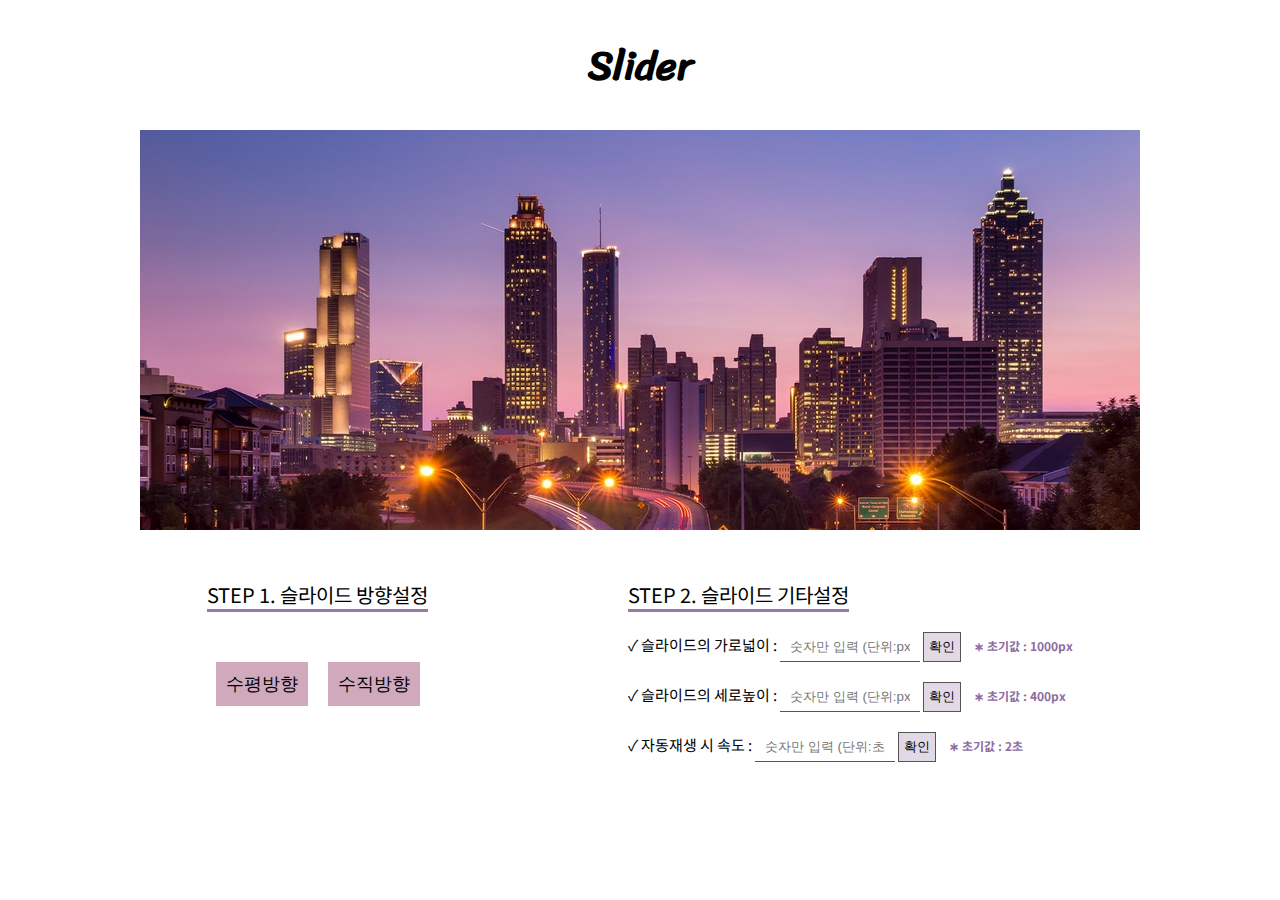
<file: 03.slider/index.html>
<!DOCTYPE html>
<html lang="en">

<head>
    <meta charset="UTF-8">
    <meta http-equiv="X-UA-Compatible" content="IE=edge">
    <meta name="viewport" content="width=device-width, initial-scale=1.0">
    <title>Document</title>
    <link rel="stylesheet" href="slider.css">

    <!-- font -->

    <link rel="preconnect" href="https://fonts.googleapis.com">
    <link rel="preconnect" href="https://fonts.gstatic.com" crossorigin>
    <link href="https://fonts.googleapis.com/css2?family=Sriracha&display=swap" rel="stylesheet">

    <link rel="preconnect" href="https://fonts.googleapis.com">
    <link rel="preconnect" href="https://fonts.gstatic.com" crossorigin>
    <link href="https://fonts.googleapis.com/css2?family=Noto+Sans+KR:wght@100;300;400;500;700&display=swap"
        rel="stylesheet">

    <!-- fontawesome -->
    <link rel="stylesheet" href="https://use.fontawesome.com/releases/v5.15.4/css/all.css"
        integrity="sha384-DyZ88mC6Up2uqS4h/KRgHuoeGwBcD4Ng9SiP4dIRy0EXTlnuz47vAwmeGwVChigm" crossorigin="anonymous">

</head>

<body>
    <header class="title">
        <h1>Slider</h1>
    </header>
    <main>
        <div class="img-relative">
            <ul class="img-list flex">
                <img src="./img/img_slide6.jpeg" alt="">
                <img src="./img/img_slide1.jpeg" alt="">
                <img src="./img/img_slide2.jpeg" alt="">
                <img src="./img/img_slide3.jpeg" alt="">
                <img src="./img/img_slide4.jpeg" alt="">
                <img src="./img/img_slide5.jpeg" alt="">
                <img src="./img/img_slide6.jpeg" alt="">
                <img src="./img/img_slide1.jpeg" alt="">
            </ul>
            <div class="icons-horizontal hidden">
                <i class="fas fa-chevron-left left-button"></i>
                <i class="fas fa-chevron-right right-button"></i>
                <div class="choice-horizontal">
                    <i class="far fa-circle choice-background"></i>
                    <i class="far fa-circle"></i>
                    <i class="far fa-circle"></i>
                    <i class="far fa-circle"></i>
                    <i class="far fa-circle"></i>
                    <i class="far fa-circle"></i>
                    <i class="fas fa-play play-button"></i>
                    <i class="fas fa-pause stop-button" style="display: none;"></i>
                </div>
            </div>
            <div class="icons-vertical hidden">
                <i class="fas fa-chevron-up up-button"></i>
                <i class="fas fa-chevron-down down-button"></i>
                <div class="choice-vertical">
                    <i class="far fa-circle choice-background circle1"></i>
                    <i class="far fa-circle circle2"></i>
                    <i class="far fa-circle circle3"></i>
                    <i class="far fa-circle circle4"></i>
                    <i class="far fa-circle circle5"></i>
                    <i class="far fa-circle circle6"></i>
                    <i class="fas fa-play play-button"></i>
                    <i class="fas fa-pause stop-button" style="display: none; padding: 4px; border: 1px solid white;"></i>
                </div>
            </div>
        </div>
        <div class="setting">
            <section class="slide-direction">
                <h4>STEP 1. 슬라이드 방향설정</h4>
                <div class="slide-direction__button">
                    <button class="horizontal-button">수평방향</button>
                    <button class="vertical-button">수직방향</button>
                </div>
            </section>
            <section class="slide-setting">
                <h4>STEP 2. 슬라이드 기타설정</h4>
                <form>
                    <span>✓ 슬라이드의 가로넓이 :
                        <input class="width-input" type="text" placeholder="숫자만 입력 (단위:px)">
                        <button class="width-button" type="button">확인</button>
                        <span>∗ 초기값 : 1000px</span>
                    </span>
                </form>
                <form>
                    <span>✓ 슬라이드의 세로높이 :
                        <input class="height-input" type="text" placeholder="숫자만 입력 (단위:px)">
                        <button class="height-button" type="button">확인</button>
                        <span>∗ 초기값 : 400px</span>
                    </span>
                </form>
                <form>
                    <span>✓ 자동재생 시 속도 :
                        <input class="speed-input" type="text" placeholder="숫자만 입력 (단위:초)">
                        <button class="speed-button" type="button">확인</button>
                        <span>∗ 초기값 : 2초</span>
                    </span>
                </form>
                
            </section>
        </div>
    </main>

    <script src="slider.js"></script>
</body>

</html>
</file>
<file: 00 main page/index.css>
*{
    margin: 0;
    padding: 0;
    box-sizing: border-box;
    font-family: 'Roboto', 'Noto Sans KR', sans-serif;
}
a{
    text-decoration: none;
    color: inherit;
}
ul, li{
    list-style: none;
}
button{
    cursor: pointer;
}


.header{
    height: 400px;
    padding: 50px 50px;
    background-color: #f0f0f0;
}
.inner-box{
    max-width: 1200px;
    margin: 0 auto;
}
.header h2{
    margin-left: 10px;
    color: #766d81;
}
.title1{
    font-size: 40px;
    font-weight: 300;
    position: relative;
    
}
.title1::after{
    display: inline-block;
    height: 2px;
    content: '';
    background-color: #a69eb0;
    left: 280px;
    right: 0;
    position: absolute;
    top: 50%;
}

.skill-list{
    margin-top: 50px;
    display: flex;
    justify-content: space-between;
}
.skill-list div ul{
    margin-top: 40px;
    margin-right: 30px;
}
.skill-list div ul li{
    position: relative;
    font-size: 18px;
    font-weight: 300;
    margin-top: 20px;
    padding-left: 25px;
}
.skill-list div ul li::before{
    display: inline-block;
    
    width: 6px;
    height: 6px;
    content: '';
    background-color: #a69eb0;

    position: absolute;
    top: 40%;
    left: 0;
    border-radius: 50%;
}

.portfolio{
    padding: 50px 50px;
}
.portfolio--title{
    font-size: 40px;
    font-weight: 300;
    position: relative;
}
.portfolio--title::after{
    display: inline-block;
    height: 2px;
    content: '';
    background-color: #a69eb0;

    position: absolute;
    top: 50%;
    left: 380px;
    right: 0;
}

.portfolio--list{
    margin-top: 80px;
}
.portfolio--list img{
    width: 60%;
    height: 60%;
}
.portfolio--list img:nth-child(1){
    border-radius: 2%;
}
.portfolio--layout.first{
    display: flex;
    margin: 0;
}
.portfolio--layout{
    display: flex;
    margin-top: 200px;
    align-items: center;
}

.portfolio--layout2{
    display: flex;
    flex-direction: row-reverse;
    margin-top: 200px;
    align-items: center;
}
.portfolio--explain{
    margin: 40px 0 0 90px;
}
.explain__two{
    margin: 40px 90px 0 0;
}
.portfolio--explain h2{
    font-size: 40px;
    color: #a69eb0;
}
.portfolio--explain h2 span{
    margin-left: 10px;
    font-size: 26px;
    color: black;
}
.portfolio--korean-name{
    font-weight: 400;
}
.portfolio--explain p{
    margin: 37px 0;
    font-size: 20px;
    font-weight: 300;
}
.portfolio--explain strong{
    position: relative;
}
.portfolio--explain strong span{
    display: inline-block;
    padding-left: 20px;
    font-size: 17px;
}
.portfolio--explain strong span::before{
    display: inline-block;
    width: 6px;
    height: 6px;
    content: '';
    
    background-color: #a69eb0;

    position: absolute;
    top: 30%;
    left: 0;
    border-radius: 50%;
}

.portfolio--explain button{
    display: inline-block;
    margin: 36px auto;
    width: 80px;
    height: 30px;
    border: 1px solid #a69eb0;
    border-radius: 15px;
    background-color: #a69eb0;
    font-size: 17px;
    font-weight: 700;
    color: white;
}
.portfolio--for-button{
    text-align: center;
}

.portfolio--category-and-source{
    border-collapse: collapse;
}

.portfolio--category{
    width: 150px;
    padding: 11px 0 11px 25px;
    background-color: #f0f0f0;
    border-bottom: 1px solid #e0e0e0;
    font-size: 15px;
    font-weight: 900;
}
.portfolio--source{
    width: 300px;
    padding: 11px 0 11px 0;
    background-color: #f0f0f0;
    border-bottom: 1px solid #e0e0e0;
    font-size: 15px;
    font-weight: 900;
}
.portfolio--language{
    width: 150px;
    padding: 11px 0 11px 25px;
    border-bottom: 1px solid #e0e0e0;
    font-size: 12px;
    font-weight: 900;

}
.html{
    padding: 2px 7px;
    background-color: #ff702a;
    border-radius: 5px;
    color: white;
}
.css{
    padding: 2px 7px;
    background-color: #00bfdd;
    border-radius: 5px;
    color: white;
}
.javascript{
    padding: 2px 7px;
    background-color: #ffca28;
    border-radius: 5px;
    color: white;
}

.portfolio--link{
    width: 300px;
    padding: 11px 0 11px 0;
    border-bottom: 1px solid #e0e0e0;
    font-size: 15px;
    font-weight: 900;
}

.portfolio--link a{
    color: #a69eb0;
}

.contact{
    box-sizing: border-box;
    width: 100%;
    height: 250px;
    padding: 40px 0;
    background-color: #f0f0f0;
    text-align: center;
}

.contact h2{
    font-size: 30px;
    margin-bottom: 30px;
}

.contact li{
    font-size: 18px;
    font-weight: 700;
    margin: 15px 0;
}

/* 미디어 쿼리 */
@media (max-width: 767px){
    .header{
        height: auto;
    }
    .skill-list{
        display: flex;
        flex-direction: column;
        text-align: center;
    }
    .skill-list h2{
        margin-left: 0;
        margin-top: 50px;
        margin-bottom: 30px;
    }
    .skill-list div:first-child{
        margin-top: -50px;
    }
    .skill-list div ul{
        margin: 0;
    }
    .skill-list div ul li{
        
        margin: 15px auto;
        padding-left: 0;

        text-align: center;
        font-size: 15px;
        font-weight: 300;
    }
    .skill-list div ul li::before{
        width: 0px;
        height: 0px;
    }

    .portfolio--layout{
        display: flex;
        flex-direction: column;
        margin-top: 200px;
        align-items: center;
    }

    .portfolio--layout2{
        display: flex;
        flex-direction: column;
        margin-top: 200px;
        align-items: center;
    }
    
    .portfolio--explain{
        margin: 70px 0 0 0;
        text-align: center;
    }
    .portfolio--category-and-source{
        margin: 0 auto;
    }

}
</file>
<file: 01.todo_list/todolist.css>
.mycss-w-px{
    width: 480px;
  }

.mycss-mt-6 {
    margin-top: 6rem !important;
  }

.mycss-shadow{
      box-shadow: 10px 10px 10px rgba(0, 0, 0, 0.175);
  }

.mycss-header__date{   
    font-size: 40px;
    font-family: 'Bellota';
    line-height: 1;

}
.mycss-header__month{
    font-family: "Roboto";
    font-size: 15px;
    line-height: 1;
}
.mycss-header__year{
    font-family: 'Bellota';
    font-size: 15px;
    line-height: 1;
}

.mycss-input-box{
    border: 0;
    border-bottom: 1px solid #aaa;
    background-color: inherit;
}
input:focus{
    outline: none;
}
input::placeholder{
  font-family: 'Noto Sans KR', sans-serif;
    font-size: 17px;
    opacity: 0.5;
}
input[type=checkbox]{
    width: 15px;
    height: 15px;
    cursor: pointer;
}

.mycss-button{
    margin: 0;
    padding: 0;
    border: none;
    background-color: inherit;
}
.mycss-list-window{
    overflow: scroll;
}
label:hover{
    cursor: pointer;
}
.mycss-header__todolist{
    color: #50e3a4;
    font: italic 700 35px "Roboto Condensed";
}

.mycss-plus-button{
    color: #50e3a4;
}
.mycss-star-button{
    color: #ccc;
}
.mycss-minus-button{
    color : hsla(0,100%,71%,.79);
}
.mycss-list{
    border-bottom: 1px solid #eee;
}
.mycss-list-name{
    margin: 0;
    padding: 0;
    font-family: 'Noto Sans KR', sans-serif;
}
.mycss-list-name:hover{
    cursor: pointer;
}

button:focus{
    outline: none;
}

.p-checked{
    color: #888;
    text-decoration: line-through;
}
.checkbox-toggle{
    visibility: hidden;
}
.checkbox-checked{
color: #50e3a4;
}

.star-toggle{
    color: #f0f351;
}
</file>
<file: 02.festival_de_cannes/festival.css>
*{
    margin: 0;
    padding: 0;
    box-sizing: border-box;
}

ul li{
    list-style: none;
}

a{
    text-decoration: none;
    color: inherit;
}

h4{
    margin-top: 40px;
    font-weight: 100;
}


.header{
    padding: 20px 0;
    text-align: center;
}
.nav{
    margin-top: 10px;
    display: flex;
    justify-content: center;
}
.nav li{
    margin: 0 10px;
}
.nav li:hover{
    cursor: pointer;
}
.contents{
    padding: 20px 60px;
    display: flex;
    justify-content: center;
    flex-wrap: wrap;
}
.contents a{
    margin-bottom: 50px;
    padding: 0 15px;
}
.contents a li{
    height: 470px;
    display: flex;
    flex-direction: column;
    justify-content: space-between;
    align-items: center;
    border-bottom: 1px solid black;
}
.contents a li div{
    width: 300px;
    height: 429px;
    position: relative;
}
.movie-pic{
    position: absolute;
    transition-property: opacity;
    transition-duration: 1s;
    z-index: 2;
}
.movie-pic:hover{
    opacity: 0;
}

.explain{
    background-color: #eee;
    padding: 30px 20px;
    z-index: 1;
}
.explain p{
    margin-bottom: 10px;
}
.explain p span{
    margin-right: 10px;
    font-weight: 600;
}
.explain p:last-child span{
    display: block;
    margin-bottom: 10px;
    
}
</file>
<file: 03.slider/slider.css>
*{
    margin: 0;
    padding: 0;
    box-sizing: border-box;

}
ul li{
    list-style: none;
    margin: 0;
    padding: 0;
}
button{
    cursor: pointer;
}
button:active { 
    box-shadow: 1px 1px 0 rgb(0,0,0,0.5); 
    position: relative; 
    top:2px; 
}
input[type="text"]{
    width: 140px;
    height: 30px;
    border: none;
    border-bottom: 1px solid #555;
    padding: 10px;
}
input:focus{
    outline: none;
}
input:focus::placeholder{
    outline: none;
    color:transparent;
    
}
input[type="radio"]{
    margin: 0 5px 0 10px;
}
.title{
    height: 130px;
    display: flex;
    justify-content: center;
    align-items: center;
    font-size: 20px;
    font-family: 'Sriracha', cursive;  
}
main{
    text-align: center;
}
.img-relative{
    width: 1000px;
    height: 400px;
    margin: 0 auto;
    position: relative;
    overflow: hidden;
}
.img-list{
    width: 1000px;
    height: 400px;
    
}
img{
    margin-bottom: -5px;
    margin-right: -4px;
    
}
.flex{
    white-space: nowrap;
}
.img-list img{
    width: 1000px;
    height: 400px;
}
.icons-horizontal{
    display: inline-block;
    width: 1000px;
    height: 400px;
    color: white;
    position: absolute;
    top: 0;
    left: 0;
}
.icons-horizontal i{
    cursor: pointer;
}
.icons-vertical{
    width: 1000px;
    height: 400px;
    color: white;
    position: absolute;
    top: 0;
    left: 0;
}
.icons-vertical i{
    cursor: pointer;
}


.left-button, .right-button, .up-button, .down-button{
    font-size: 40px;
    display: inline-block;
    position: absolute;
}
.left-button{
    top: 50%;
    margin-top: -20px;
    left: 10px;
}
.right-button{
    top: 50%;
    margin-top: -20px;
    right: 10px;
}
.choice-horizontal{
    position: absolute;
    left: 0;
    right: 0;
    bottom: 20px;
    font-weight: 900;
    
}
.choice-horizontal i{
    margin: 0 2px;
    cursor: pointer;
}
.choice-horizontal i:last-child{
    margin-left: 5px;
    
}
.choice-horizontal .play-button{
    padding: 4px;
    border: 1px solid white;
    font-size: 15px;
}
.choice-horizontal .stop-button{
    padding: 4px;
    border: 1px solid white;
    font-size: 15px;
}

.up-button{
    top: 10px;
    left: 0;
    right: 0;
}
.down-button{
    bottom: 10px;
    left: 0;
    right: 0;
}

.choice-vertical{
    position: absolute;
    top: 50%;
    margin-top: -80px;
    left: 10px;
    font-weight: 900;
    display: flex;
    flex-direction: column;
    padding: 0;
}
.choice-vertical i{
    margin: 2px 0px;
    cursor: pointer;
   
}
.choice-vertical i:last-child{
    margin-top: 5px;
    
}
.choice-vertical .play-button{
    padding: 4px;
    border: 1px solid white;
    font-size: 15px;
}

.choice-background::before{
    background-color: white;
    border-radius: 50%;
}




.setting{
    margin: 50px 40px;
    display: flex;
    justify-content: center;
    font-family: 'Noto Sans KR', sans-serif;;
}

.setting h4{
    display: inline-block;
    font-size: 20px;
    font-weight: 400;
    border-bottom: 3px solid #9679aa;
}


.slide-direction{
    text-align: center;
}
.slide-direction__button{
    margin-top: 50px;
}
.slide-direction__button button{
    margin: 0 8px;
    padding: 10px 10px;
    border: none;
    background-color: #d0a9bc;
    font-size: 18px;
}
.slide-setting{
    margin-left: 200px;
    text-align: left;
}
.slide-setting form:nth-child(1){
    margin-top: 0;
}
.slide-setting form{
    margin-top: 20px;
    font-size: 15px;
}
.slide-setting button{
    padding: 5px 5px;
    border: 1px solid #555;
    background-color: #b4a2c166;
}
.slide-setting form span span{
    margin-left: 10px;
    font-size: 12px;
    font-weight: 700;
    color: #8c6ca2;

}

.hidden{
    visibility: hidden;
}
</file>
